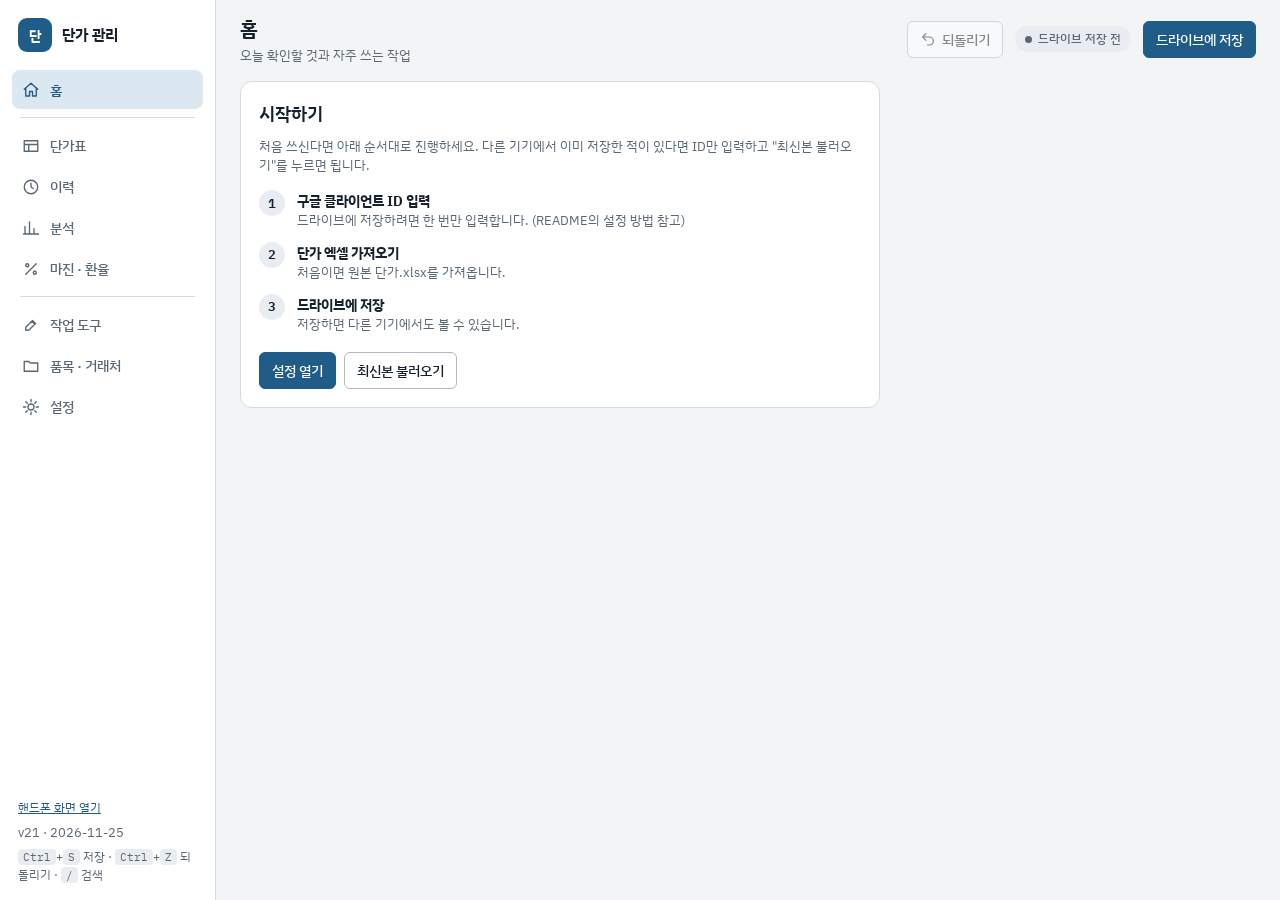
<file: index.html>
<!doctype html>
<html lang="ko">
<head>
<meta charset="utf-8">
<meta name="viewport" content="width=device-width,initial-scale=1,viewport-fit=cover">
<title>단가 관리</title>
<meta name="theme-color" content="#1f5c87">
<link rel="manifest" href="manifest.webmanifest">
<link rel="icon" href="icons/icon.svg" type="image/svg+xml">
<link rel="apple-touch-icon" href="icons/icon-192.png">
<link rel="stylesheet" href="common.css?v=21">
<style>
body{min-height:100vh;display:grid;place-items:center;padding:24px max(16px,env(safe-area-inset-left,0px))}
.box{width:min(420px,100%);display:flex;flex-direction:column;gap:14px;text-align:center}
.box img{width:72px;height:72px;margin:0 auto;border-radius:16px}
h1{margin:0;font-size:22px}
.btns{display:grid;gap:10px}
.btns .btn{padding:14px;font-size:16px}
</style>
<script>
(function(){
  var pick=null;try{pick=localStorage.getItem('danga.device')}catch(e){}
  var p=new URLSearchParams(location.search);
  if(p.get('choose')!=null)return;
  if(!pick)pick=(matchMedia('(max-width: 820px)').matches||/Android|iPhone|iPod/i.test(navigator.userAgent))?'mobile':'pc';
  location.replace(pick+'.html');
})();
</script>
</head>
<body>
<div class="box">
  <img src="icons/icon-192.png" alt="">
  <h1>단가 관리</h1>
  <p class="hint">사용할 화면을 고르세요. 고른 화면은 이 기기에서 기억합니다.</p>
  <div class="btns">
    <a class="btn primary" href="pc.html" data-dev="pc">PC 화면</a>
    <a class="btn" href="mobile.html" data-dev="mobile">핸드폰 화면</a>
  </div>
</div>
<script>
document.querySelectorAll('[data-dev]').forEach(function(a){a.addEventListener('click',function(){try{localStorage.setItem('danga.device',a.dataset.dev)}catch(e){}})});
</script>
</body>
</html>
</file>
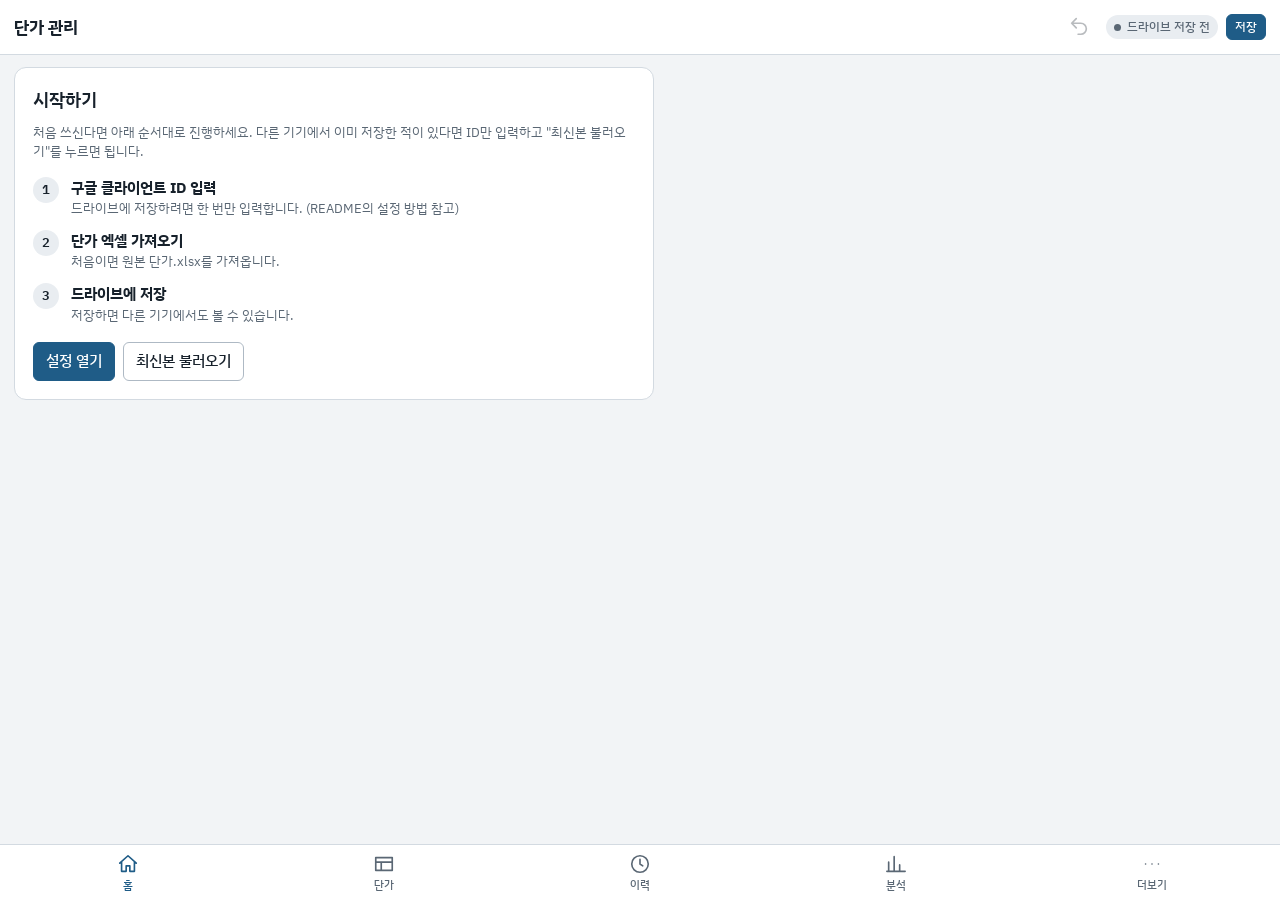
<file: mobile.html>
<!doctype html>
<html lang="ko">
<head>
<meta charset="utf-8">
<meta name="viewport" content="width=device-width,initial-scale=1,viewport-fit=cover">
<title>단가 관리</title>
<meta name="theme-color" content="#1f5c87">
<meta name="apple-mobile-web-app-capable" content="yes">
<meta name="mobile-web-app-capable" content="yes">
<meta name="apple-mobile-web-app-title" content="단가 관리">
<link rel="manifest" href="manifest.webmanifest">
<link rel="icon" href="icons/icon.svg" type="image/svg+xml">
<link rel="apple-touch-icon" href="icons/icon-192.png">
<link rel="preconnect" href="https://fonts.googleapis.com">
<link rel="preconnect" href="https://fonts.gstatic.com" crossorigin>
<link rel="stylesheet" href="https://fonts.googleapis.com/css2?family=IBM+Plex+Mono:wght@400;500&family=IBM+Plex+Sans+KR:wght@400;500;600;700&display=swap">
<link rel="stylesheet" href="common.css?v=21">
<style>
/* Mobile: app bar (title, undo, save) + five bottom tabs; 단가 tab = item list -> item detail with each customer's price; history opens as a bottom sheet */
body{font-size:15px;padding-bottom:calc(66px + env(safe-area-inset-bottom,0px))}
input[type=text],input[type=date],input[type=number],input[type=search],select{font-size:16px}
.gut{padding-left:max(14px,env(safe-area-inset-left,0px));padding-right:max(14px,env(safe-area-inset-right,0px))}
.bar{position:sticky;top:0;z-index:20;background:var(--surface);border-bottom:1px solid var(--line);padding-top:env(safe-area-inset-top,0px)}
.bar-row{display:flex;align-items:center;gap:8px;height:54px}
.bar h1{font-size:17px;margin:0;font-weight:700;flex:1;min-width:0;white-space:nowrap;overflow:hidden;text-overflow:ellipsis}
.iconbtn{border:none;background:none;padding:8px;font-size:22px;line-height:1;cursor:pointer;color:var(--fg);border-radius:8px}
.iconbtn:disabled{opacity:.3}
#back{margin-left:-8px}
.search{padding-block:0 10px;display:flex;flex-direction:column;gap:8px}
.chips{display:flex;gap:6px;overflow-x:auto;scrollbar-width:none;padding-bottom:2px}
.chip{border:1px solid var(--line-strong);background:var(--surface);border-radius:999px;padding:5px 12px;font-size:13px;white-space:nowrap;cursor:pointer}
.chip[aria-pressed="true"]{background:var(--accent);border-color:var(--accent);color:var(--accent-fg)}
.datechip{display:flex;align-items:center;gap:8px;font-size:13px;color:var(--muted);flex-wrap:wrap}
.datechip input{width:auto;padding:4px 8px;font-size:14px}
main{padding-block:12px 24px;display:flex;flex-direction:column;gap:12px}
main>section{display:flex;flex-direction:column;gap:12px;min-width:0}
.grp{font-size:12px;font-weight:600;color:var(--muted);letter-spacing:.03em;padding:10px 2px 4px;display:flex;justify-content:space-between;align-items:center;gap:8px}
.pinb{opacity:.7}
.grp.ged{align-items:flex-start;flex-wrap:wrap}
.mvs{display:inline-flex;gap:6px;align-items:center}
.mvs button{border:1px solid var(--line-strong);background:var(--surface);border-radius:8px;min-width:38px;min-height:36px;font-size:14px;color:var(--fg);cursor:pointer}
.mvs button:active{background:var(--accent-weak)}
.irow.ed{cursor:default}
.ordctl{align-items:flex-end}
.items{display:flex;flex-direction:column;background:var(--surface);border:1px solid var(--line);border-radius:10px;overflow:hidden}
.irow{display:flex;align-items:center;gap:10px;padding:11px 12px;border-bottom:1px solid var(--line);cursor:pointer;text-align:left;background:none;border-left:none;border-right:none;border-top:none;width:100%}
.irow:last-child{border-bottom:none}
.irow:active{background:var(--surface-2)}
.irow .l{flex:1;min-width:0}
.irow .m{font-family:var(--font-num);font-weight:500;font-size:15px}
.irow .s{font-size:12px;color:var(--muted)}
.irow .r{text-align:right;font-family:var(--font-num)}
.irow .r small{display:block;font-family:var(--font-ui);font-size:11px;color:var(--muted)}
.dot{display:inline-block;width:7px;height:7px;border-radius:50%;background:var(--warn);margin-left:6px;vertical-align:2px}
.star{color:var(--warn);margin-left:4px}
.chev{color:var(--line-strong);font-size:18px}
.detail-head{display:flex;flex-direction:column;gap:2px}
.detail-head .m{font-family:var(--font-num);font-size:22px;font-weight:500}
.prow{display:grid;grid-template-columns:1fr auto;gap:2px 10px;padding:11px 12px;border-bottom:1px solid var(--line);cursor:pointer;align-items:center}
.prow:last-child{border-bottom:none}
.prow:active{background:var(--surface-2)}
.prow .n{font-weight:500}
.prow .v{font-family:var(--font-num);font-size:16px;text-align:right}
.prow .sub{grid-column:1/-1;display:flex;gap:8px;flex-wrap:wrap;font-size:12px;color:var(--muted);align-items:center}
.prow.chg .v{background:var(--chg);color:var(--chg-fg);padding:0 6px;border-radius:4px}
.prow.none .v{color:var(--muted);font-size:13px}
.mg{font-family:var(--font-num)}
.mg.neg{color:var(--up);font-weight:600}.mg.low{color:var(--warn)}
.tabbar{position:fixed;left:0;right:0;bottom:0;z-index:30;background:var(--surface);border-top:1px solid var(--line);display:grid;grid-template-columns:repeat(5,1fr);padding-bottom:env(safe-area-inset-bottom,0px);padding-left:env(safe-area-inset-left,0px);padding-right:env(safe-area-inset-right,0px)}
.tabbar a{display:flex;flex-direction:column;align-items:center;gap:2px;padding:8px 0 7px;text-decoration:none;color:var(--muted);font-size:11px;font-weight:500}
.tabbar a[aria-current="page"]{color:var(--accent)}
.sheet-bg{position:fixed;inset:0;z-index:40;background:rgba(10,20,30,.35)}
.sheet{position:fixed;left:0;right:0;bottom:0;z-index:41;background:var(--surface);border-radius:14px 14px 0 0;max-height:92vh;display:flex;flex-direction:column;box-shadow:var(--shadow);padding-bottom:env(safe-area-inset-bottom,0px)}
.sheet-head{display:flex;align-items:flex-start;gap:10px;padding:14px 16px 10px;border-bottom:1px solid var(--line)}
.sheet-head .t{flex:1;min-width:0}
.sheet-head .t div{font-size:12px;color:var(--muted)}
.sheet-head .t strong{font-family:var(--font-num);font-size:17px}
.sheet-body{overflow-y:auto;padding:14px 16px 20px;display:flex;flex-direction:column;gap:16px;-webkit-overflow-scrolling:touch}
.form{grid-template-columns:1fr 1fr}
.filters{grid-template-columns:1fr 1fr}
.filters h2{grid-column:1/-1}
.toast{bottom:calc(76px + env(safe-area-inset-bottom,0px))}
.timeline li{grid-template-columns:84px 1fr}
.savebtn{padding:6px 12px}
.pill{max-width:34vw;overflow:hidden;text-overflow:ellipsis;font-size:11.5px;padding:3px 8px}
.seg button{padding:7px 10px}
.seg.mini button{padding:4px 9px}
.tiles{grid-template-columns:1fr 1fr}
.statrow{grid-template-columns:1fr 1fr}
.cols-1{display:flex;flex-direction:column;gap:12px}
.ibm{all:unset;box-sizing:border-box;width:30px;height:30px;display:inline-flex;align-items:center;justify-content:center;border-radius:50%;border:1px solid var(--line);color:var(--accent);cursor:pointer}.ibm:active{background:var(--accent-soft,rgba(37,99,235,.12))}
</style>
</head>
<body>
<header class="bar">
  <div class="gut bar-row">
    <button class="iconbtn" id="back" type="button" aria-label="뒤로" hidden>‹</button>
    <h1 id="title">단가 관리</h1>
    <button class="iconbtn rw" id="btnUndo" type="button" aria-label="되돌리기">↶</button>
    <span class="pill" id="pill"></span>
    <button class="btn primary small savebtn rw" id="btnSave" type="button">저장</button>
    <button class="btn primary small savebtn ro-only" id="btnPull" type="button">불러오기</button>
  </div>
  <div class="gut search" id="searchBar" hidden>
    <input type="search" id="q" placeholder="모델 · 구분 검색 (예: 0580, AF, 소결)" aria-label="검색">
    <div class="chips" id="chips"></div>
    <div class="datechip"><span>기준일</span><input type="date" id="date"><span id="dateNote"></span><div class="seg mini" id="krwSeg" aria-label="외화 단가 표시"><button type="button" data-k="0">원래 통화</button><button type="button" data-k="1">원화 환산</button></div></div>
  </div>
</header>

<main class="gut">
  <section id="v-home"><div id="homeBox"></div></section>
  <section id="v-prices" hidden></section>
  <section id="v-item" hidden></section>
  <section id="v-history" hidden></section>
  <section id="v-analysis" hidden><div id="anaBox"></div></section>
  <section id="v-more" hidden><div id="moreBox"></div></section>
</main>

<nav class="tabbar" id="tabbar" aria-label="메뉴"></nav>

<div class="sheet-bg" id="sheetBg" hidden></div>
<div class="sheet" id="sheet" hidden role="dialog" aria-modal="true" aria-label="단가 이력">
  <div class="sheet-head"><div class="t"><div id="sPath"></div><strong id="sModel"></strong><div id="sCol"></div></div><button class="btn small" type="button" id="sClose">닫기</button></div>
  <div class="sheet-body" id="sBody"></div>
</div>

<script src="core.js?v=21"></script>
<script src="tools.js?v=21"></script>
<script>
(function(){
"use strict";
const A=Danga,{$,esc,today,addDays}=A;
const TABS_ALL=[{id:'home',label:'홈',icon:'home'},{id:'prices',label:'단가',icon:'table'},{id:'history',label:'이력',icon:'clock'},{id:'analysis',label:'분석',icon:'chart'},{id:'more',label:'더보기',icon:'more'}];
const TABS=A.readOnly?TABS_ALL.filter(x=>['prices','history','more'].includes(x.id)):TABS_ALL;
const ALLV=['home','prices','item','history','analysis','more'];
const VIEWS=A.readOnly?['prices','item','history','more']:ALLV;
if(A.readOnly){document.body.classList.add('ro');$('#tabbar').style.gridTemplateColumns='repeat('+TABS.length+',1fr)'}
const TITLES={home:'단가 관리',prices:'단가',history:'변경 이력',analysis:'분석',more:'더보기'};
$('#tabbar').innerHTML=TABS.map(t=>'<a href="#'+t.id+'" data-tab="'+t.id+'">'+A.icon(t.icon,22)+t.label+'</a>').join('');
let editOrder=false,keepMoreTab=false,cat='',favOnly=false,curItem=A.LS.get('danga.m.item'),showAll=false,showMargin=true,homeHub,hist,anaHub,moreHub,sheetCell=null;
const date=()=>$('#date').value||today();

/* ---------- 단가 list ---------- */
function renderChips(){
  const cs=A.cats();if(cat&&!cs.includes(cat))cat='';
  $('#chips').innerHTML='<button class="chip" type="button" data-fav aria-pressed="'+favOnly+'">★ 고정만</button>'+['',...cs].map(c=>'<button class="chip" type="button" data-cat="'+esc(c)+'" aria-pressed="'+(c===cat)+'">'+esc(c||'전체')+'</button>').join('');
  document.querySelectorAll('#krwSeg button').forEach(b=>b.setAttribute('aria-selected',String((b.dataset.k==='1')===A.view.krw)));
}
function renderPrices(){
  renderChips();const el=$('#v-prices');
  if(A.isEmpty()){el.innerHTML='<div class="empty"><b>아직 단가 데이터가 없습니다.</b><span>설정에서 원본 단가.xlsx를 가져오거나, 드라이브에서 불러오세요.</span><a class="btn primary" href="#more">설정으로 가기</a></div>';return}
  const d=date(),since=addDays(d,-30),q=$('#q').value.trim();
  const rows=A.orderedRows({edit:editOrder,filter:it=>A.matchItem(it,q,cat)&&(!favOnly||A.isFav(it.id)||A.isPinCat(it.cat1))});
  if(!rows.length){el.innerHTML='<div class="empty"><b>'+(favOnly?'고정한 품목이 없습니다.':'검색 결과가 없습니다.')+'</b>'+(favOnly?'품목 화면의 ☆ 고정 버튼이나 대구분의 핀 버튼으로 자주 보는 것을 고정하세요.':'검색어나 대구분을 바꿔 보세요. 새 품목이면 추가할 수 있습니다.')+'<button class="btn primary rw" type="button" data-additem>+ 품목 추가</button></div>';return}
  const buys=A.DB.columns.filter(c=>c.group==='buy'),sells=A.DB.columns.filter(c=>c.group!=='buy');
  let h='',grp=null,open=false;
  for(const it of rows){
    const g=it._pin?'고정':it.cat1+(it.cat2?' › '+it.cat2:'');
    if(g!==grp){if(open)h+='</div>';
      let hd;
      if(it._pin)hd='<div class="grp"><span class="pinlbl">'+A.icon('pin',14)+' 고정</span></div>';
      else if(editOrder)hd='<div class="grp ged"><span>'+esc(g)+'</span><span class="mvs"><span class="hint">대구분</span><button type="button" data-mv="cat" data-dir="up" data-c1="'+esc(it.cat1)+'">▲</button><button type="button" data-mv="cat" data-dir="down" data-c1="'+esc(it.cat1)+'">▼</button>'+(it.cat2?'<span class="hint">소구분</span><button type="button" data-mv="sub" data-dir="up" data-c1="'+esc(it.cat1)+'" data-c2="'+esc(it.cat2)+'">▲</button><button type="button" data-mv="sub" data-dir="down" data-c1="'+esc(it.cat1)+'" data-c2="'+esc(it.cat2)+'">▼</button><button type="button" data-mvsub data-c1="'+esc(it.cat1)+'" data-c2="'+esc(it.cat2)+'">⇄ 이동</button>':'')+'</span></div>';
      else hd='<div class="grp"><span>'+esc(g)+'</span><button type="button" class="pinb'+(A.isPinCat(it.cat1)?' on':'')+'" data-pincat="'+esc(it.cat1)+'" title="이 대구분을 맨 위에 고정">'+A.icon('pin',15)+'</button></div>';
      h+=hd+'<div class="items">';grp=g;open=true}
    if(editOrder){h+='<div class="irow ed"><span class="l"><span class="m">'+esc(A.itemName(it))+'</span></span><span class="mvs"><button type="button" data-mv="item" data-dir="up" data-id="'+esc(it.id)+'">▲</button><button type="button" data-mv="item" data-dir="down" data-id="'+esc(it.id)+'">▼</button></span></div>';continue}
    let cost=null;for(const c of buys){const e=A.entryAt(it.id,c.key,d);if(A.hasVal(e)){cost=e;break}}
    const n=sells.filter(c=>A.isNum(A.entryAt(it.id,c.key,d))).length;
    const chg=A.DB.columns.some(c=>A.isChanged(A.entryAt(it.id,c.key,d),since));
    const fut=A.DB.columns.some(c=>A.hasFuture(it.id,c.key,d));
    h+='<button class="irow" type="button" data-item="'+esc(it.id)+'"><span class="l"><span class="m">'+esc(A.itemName(it))+'</span>'+(A.isFav(it.id)?'<span class="star">★</span>':'')+(chg?'<span class="dot" title="최근 30일 변경"></span>':'')+(fut?' <span class="tag fut">예정</span>':'')+'<br><span class="s">'+(it._pin?esc(it.cat2)+' · ':'')+'판매처 '+n+'곳</span></span><span class="r">'+(cost?A.eHtml(cost,d):'<span class="hint">-</span>')+'<small>매입가</small></span><span class="chev">›</span></button>';
  }
  if(open)h+='</div>';
  const s=A.settings.sort||{},cs=['model','cat2','cat1'].find(k=>s[k]),curSort=cs?cs+':'+s[cs]:'';
  const so=[['','기본 순서'],['model:asc','모델 이름 ▲'],['model:desc','모델 이름 ▼'],['cat2:asc','소구분 ▲'],['cat2:desc','소구분 ▼'],['cat1:asc','대구분 ▲'],['cat1:desc','대구분 ▼']];
  const ctl='<div class="row ordctl">'+(editOrder?'':'<label class="field" style="flex:1;min-width:130px"><span>정렬</span><select id="mSort">'+so.map(x=>'<option value="'+x[0]+'"'+(x[0]===curSort?' selected':'')+'>'+x[1]+'</option>').join('')+'</select></label>')+'<button class="btn small rw'+(editOrder?' primary':'')+'" type="button" id="btnMOrder">'+(editOrder?'순서 바꾸기 끝내기':'순서 바꾸기')+'</button>'+(A.hasSort()&&!editOrder?'<button class="btn small rw" type="button" id="btnMSortSave">정렬을 순서로 저장</button><button class="btn small" type="button" id="btnMSortClear">정렬 해제</button>':'')+'</div>'+(editOrder?'<div class="status-line">순서 바꾸는 중: ▲▼ 버튼으로 한 칸씩 옮깁니다. 품목은 같은 소구분 안에서, 소구분은 같은 대구분 안에서 옮깁니다. (검색·정렬·고정은 잠시 꺼집니다)</div><div class="row"><button class="btn small" type="button" data-gordtop="buy">매입처 순서 바꾸기</button><button class="btn small" type="button" data-gordtop="sell">판매처 순서 바꾸기</button></div>':'');
  el.innerHTML=ctl+h+(editOrder?'':'<div class="row" style="justify-content:space-between;margin-top:10px"><span class="hint">주황 점: 최근 30일 안에 바뀐 단가가 있음 · 핀: 맨 위에 고정</span><button class="btn rw" type="button" data-additem>+ 품목 추가</button></div>');
}

/* ---------- item detail ---------- */
function renderItem(){
  const el=$('#v-item'),it=A.ITEM.get(curItem);
  if(!it){location.hash='#prices';return}
  const d=date(),since=addDays(d,-30),lm=A.lowMargin();
  $('#title').textContent=A.itemName(it);
  document.querySelectorAll('#krwSeg button').forEach(b=>b.setAttribute('aria-selected',String((b.dataset.k==='1')===A.view.krw)));
  const row=c=>{
    const e=A.entryAt(it.id,c.key,d),has=A.hasVal(e);
    if(!has&&!showAll&&!A.hasFuture(it.id,c.key,d))return '';
    let sub=[];
    if(e&&!e.base)sub.push('<span>'+esc(e.from)+'부터</span>'+A.deltaHtml(A.delta(A.prevOf(e),e)));
    if(A.hasFuture(it.id,c.key,d)){const h=A.hist(it.id,c.key),f=h[h.length-1];sub.push('<span class="tag fut">'+esc(f.from)+' 예정 '+esc(A.eText(f))+'</span>')}
    if(showMargin&&!A.readOnly&&c.group!=='buy'){const r=A.marginOf(it,c,d,A.basis());if(r)sub.push(r.unknown?'<span>마진: 원가·환율 필요</span>':'<span>마진 <b class="mg'+(r.m<0?' neg':r.p<lm?' low':'')+'">'+esc(A.fmtN(Math.round(r.m*100)/100))+'원 · '+r.p.toFixed(1)+'%</b></span>')}
    const kn=has?A.krwNote(e,d):'';if(kn&&!A.view.krw)sub.push('<span>'+esc(kn)+'</span>');
    return '<div class="prow'+(A.isChanged(e,since)?' chg':'')+(has?'':' none')+'" data-i="'+esc(it.id)+'" data-c="'+esc(c.key)+'" role="button" tabindex="0"><span class="n">'+esc(c.name)+'</span><span class="v">'+(has?A.eHtml(e,d):'없음')+'</span>'+(sub.length?'<span class="sub">'+sub.join('')+'</span>':'')+'</div>';
  };
  const buy=A.DB.columns.filter(c=>c.group==='buy').map(row).join(''),sell=A.DB.columns.filter(c=>c.group!=='buy').map(row).join('');
  const notice=A.readOnly?'':A.itemMarginNotice(it.id,d);
  el.innerHTML='<div class="detail-head"><div class="row" style="justify-content:space-between;align-items:flex-start"><span class="hint">'+esc(A.itemLabel(it))+'</span><div class="row"><button class="btn small" type="button" data-fav-toggle aria-pressed="'+A.isFav(it.id)+'">'+(A.isFav(it.id)?'★ 고정됨':'☆ 맨 위에 고정')+'</button><button class="btn small rw" type="button" data-edititem>수정 · 삭제</button></div></div><span class="m">'+esc(it.model||'(모델 없음)')+'</span><span class="hint">'+esc(d)+' 기준 · 칸을 누르면 이력과 단가 변경</span></div>'+
    (notice?'<div class="status-line err">'+esc(notice)+'</div>':'')+
    '<div class="row"><label class="check"><input type="checkbox" id="optAll"'+(showAll?' checked':'')+'> 거래 없는 곳도 보기</label><label class="check rw"><input type="checkbox" id="optMg"'+(showMargin?' checked':'')+'> 마진 보기</label></div>'+
    '<div class="grp">매입처 <span class="rw" style="float:right;display:inline-flex;gap:6px"><button class="ibm" type="button" data-gadd="buy" aria-label="추가">'+A.icon('plus',16)+'</button><button class="ibm" type="button" data-gman="buy" aria-label="수정·삭제">'+A.icon('pencil',16)+'</button></span></div><div class="items">'+(buy||'<div class="prow none"><span class="n hint">매입가 없음</span></div>')+'</div>'+
    '<div class="grp">판매가 <span class="rw" style="float:right;display:inline-flex;gap:6px"><button class="ibm" type="button" data-gadd="sell" aria-label="추가">'+A.icon('plus',16)+'</button><button class="ibm" type="button" data-gman="sell" aria-label="수정·삭제">'+A.icon('pencil',16)+'</button></span></div><div class="items">'+(sell||'<div class="prow none"><span class="n hint">판매처 없음 · "거래 없는 곳도 보기"를 켜고 추가하세요</span></div>')+'</div>';
  $('#optAll').addEventListener('change',e=>{showAll=e.target.checked;renderItem()});
  $('#optMg').addEventListener('change',e=>{showMargin=e.target.checked;renderItem()});
  el.querySelectorAll('[data-gadd]').forEach(b=>b.addEventListener('click',()=>A.addColDialog(b.dataset.gadd)));
  el.querySelectorAll('[data-gman]').forEach(b=>b.addEventListener('click',()=>A.groupDialog(b.dataset.gman)));
  el.querySelector('[data-edititem]').addEventListener('click',()=>A.editItemDialog(it.id,{onDelete:()=>{location.hash='#prices'}}));
  el.querySelector('[data-fav-toggle]').addEventListener('click',()=>A.toggleFav(it.id));
}

/* ---------- bottom sheet (price history + change form) ---------- */
function openSheet(i,c){
  const it=A.ITEM.get(i),col=A.COL.get(c);if(!it||!col)return;sheetCell={i,c};
  $('#sPath').textContent=A.itemLabel(it);$('#sModel').textContent=A.itemName(it);$('#sCol').textContent=col.name+(col.group==='buy'?' · 매입가':' · 판매가');
  A.renderCell($('#sBody'),i,c,{date:date(),readonly:A.readOnly});$('#sheet').hidden=false;$('#sheetBg').hidden=false;$('#sBody').scrollTop=0;
}
function closeSheet(){$('#sheet').hidden=true;$('#sheetBg').hidden=true;sheetCell=null;render()}
$('#sClose').addEventListener('click',closeSheet);$('#sheetBg').addEventListener('click',closeSheet);
document.addEventListener('danga:undo',()=>{if(sheetCell&&!$('#sheet').hidden)A.renderCell($('#sBody'),sheetCell.i,sheetCell.c,{date:date(),readonly:A.readOnly})});

const addItem=()=>A.addItemDialog({cat1:cat||undefined,date:date(),onDone:(it,n)=>{if(n===1&&it){curItem=it.id;A.LS.set('danga.m.item',curItem);location.hash='#item'}}});
document.addEventListener('click',ev=>{
  if(ev.target.closest('#modal')||ev.target.closest('#curpick'))return;
  const ms=ev.target.closest('[data-mvsub]');if(ms){A.moveSubDialog(ms.dataset.c1,ms.dataset.c2);return}
  const go=ev.target.closest('[data-gordtop]');if(go){A.groupDialog(go.dataset.gordtop);return}
  const mv=ev.target.closest('[data-mv]');if(mv){A.moveStep(mv.dataset.mv,{id:mv.dataset.id,c1:mv.dataset.c1,c2:mv.dataset.c2},mv.dataset.dir);return}
  const pcat=ev.target.closest('[data-pincat]');if(pcat){A.togglePinCat(pcat.dataset.pincat);return}
  if(ev.target.closest('#btnMOrder')){editOrder=!editOrder;renderPrices();return}
  if(ev.target.closest('#btnMSortClear')){A.clearSort();return}
  const ss=ev.target.closest('#btnMSortSave');if(ss){if(!ss.dataset.armed){ss.dataset.armed='1';ss.textContent='한 번 더 누르면 저장';setTimeout(()=>{if(ss.isConnected){delete ss.dataset.armed;ss.textContent='정렬을 순서로 저장'}},4000);return}if(A.saveViewOrder())A.toast('지금 정렬을 실제 순서로 저장했습니다.',{action:{label:'되돌리기',fn:()=>A.undo()}});return}
  if(ev.target.closest('[data-additem]')){addItem();return}
  if(ev.target.closest('[data-fav]')){favOnly=!favOnly;renderPrices();return}
  const ch=ev.target.closest('[data-cat]');if(ch){cat=ch.dataset.cat;renderPrices();return}
  const ir=ev.target.closest('[data-item]');if(ir){curItem=ir.dataset.item;A.LS.set('danga.m.item',curItem);location.hash='#item';return}
  const t=ev.target.closest('[data-i][data-c]');if(t&&!ev.target.closest('#sheet'))openSheet(t.dataset.i,t.dataset.c);
});
document.addEventListener('change',ev=>{if(ev.target.id!=='mSort')return;const v=ev.target.value;A.settings.sort=v?{[v.split(':')[0]]:v.split(':')[1]}:{};A.saveSettings();A.emit()});
document.addEventListener('keydown',ev=>{if(ev.key==='Enter'&&ev.target.matches('.prow[data-i]'))openSheet(ev.target.dataset.i,ev.target.dataset.c)});

/* ---------- navigation ---------- */
const cur=()=>{const v=location.hash.slice(1);return VIEWS.includes(v)?v:(A.readOnly?'prices':'home')};
const ctx={
  date:()=>date(),cat:()=>cat,
  find:()=>{location.hash='#prices';setTimeout(()=>$('#q').focus(),80)},
  goto:name=>{if(name==='upcoming'){location.hash='#analysis';anaHub.show('upcoming')}else if(name==='fx'){keepMoreTab=true;location.hash='#more';moreHub.show('margin')}else if(name==='settings'){keepMoreTab=true;location.hash='#more';moreHub.show('settings')}else location.hash='#'+name}
};
function render(){
  const v=cur();
  if(v==='home')homeHub.refresh();
  else if(v==='prices')renderPrices();
  else if(v==='item')renderItem();
  else if(v==='history')hist.refresh();
  else if(v==='analysis')anaHub.refresh();
  else if(v==='more')moreHub.refresh();
}
function route(){
  editOrder=false;
  const v=cur();ALLV.forEach(x=>$('#v-'+x).hidden=x!==v);
  const tab=v==='item'?'prices':v;
  document.querySelectorAll('#tabbar a').forEach(a=>{if(a.dataset.tab===tab)a.setAttribute('aria-current','page');else a.removeAttribute('aria-current')});
  $('#back').hidden=v!=='item';$('#searchBar').hidden=v!=='prices'&&v!=='item';$('#q').hidden=v==='item';$('#chips').hidden=v==='item';
  if(v!=='item')$('#title').textContent=TITLES[v]||'단가 관리';
  if(v==='more'&&!keepMoreTab)moreHub.show('tools');keepMoreTab=false;
  render();window.scrollTo(0,0);
}
window.addEventListener('hashchange',route);
$('#back').addEventListener('click',()=>{if(history.length>1)history.back();else location.hash='#prices'});
$('#q').addEventListener('input',renderPrices);
$('#date').addEventListener('input',()=>{$('#dateNote').textContent=date()===today()?'(오늘)':'';render()});
$('#krwSeg').addEventListener('click',ev=>{const b=ev.target.closest('button[data-k]');if(b)A.setKrw(b.dataset.k==='1')});
$('#btnSave').addEventListener('click',()=>A.save());
$('#btnPull').addEventListener('click',()=>A.pull(true).then(ch=>{if(ch)A.toast('최신본을 불러왔습니다.')}));
$('#btnUndo').innerHTML=A.icon('undo',22);A.bindUndo($('#btnUndo'));
let rT;A.onChange(()=>{A.renderPill($('#pill'));$('#btnSave').disabled=A.isBusy();clearTimeout(rT);rT=setTimeout(()=>{if(!sheetCell||$('#sheet').hidden)render();else if(cur()==='more')moreHub.refresh()},30)});

/* ---------- boot ---------- */
$('#date').value=today();$('#dateNote').textContent='(오늘)';
homeHub=A.readOnly?{refresh(){}}:A.mountHome($('#homeBox'),ctx);
hist=A.mountTabs($('#v-history'),A.readOnly?[{id:'list',label:'변경 내역',mount:el=>A.mountHistory(el,{cards:true})}]:[{id:'list',label:'변경 내역',mount:el=>A.mountHistory(el,{cards:true})},{id:'batch',label:'일괄 묶음',mount:el=>A.mountBatches(el)},{id:'audit',label:'수정·삭제',mount:el=>A.mountAudit(el)}],'hist');
if(!A.readOnly)anaHub=A.mountTabs($('#anaBox'),[{id:'diff',label:'변경 비교',mount:el=>A.mountAnalysis(el,{cards:true})},{id:'compare',label:'거래처 비교',mount:el=>A.mountCompare(el)},{id:'trend',label:'추이',mount:el=>A.mountTrend(el)},{id:'upcoming',label:'예정',mount:el=>A.mountUpcoming(el)}],'ana');
moreHub=A.mountTabs($('#moreBox'),A.readOnly?[
  {id:'tools',label:'도구',mount:el=>A.mountTools(el,ctx)},
  {id:'settings',label:'설정',mount:el=>{el.innerHTML='<div class="cols-1" id="setupBox"></div>';return A.mountSettings($('#setupBox'))}}
]:[
  {id:'tools',label:'도구',mount:el=>A.mountTools(el,ctx)},
  {id:'margin',label:'마진·환율',mount:el=>{el.innerHTML='<div id="simBox"></div><div class="section" id="fxBox"></div>';const sim=A.mountSim($('#simBox')),fx=A.mountFx($('#fxBox'));return{refresh(){sim.refresh();fx.refresh()}}}},
  {id:'manage',label:'관리',mount:el=>{el.innerHTML='<div id="groupsBox"></div><div class="cols-1" id="manageBox"></div>';const g=A.mountGroups($('#groupsBox')),m=A.mountManage($('#manageBox'));return{refresh(){g.refresh();m.refresh()}}}},
  {id:'settings',label:'설정',mount:el=>{el.innerHTML='<div class="cols-1" id="setupBox"></div>';return A.mountSettings($('#setupBox'))}}
],'more');
A.renderPill($('#pill'));route();A.autoSync();
})();
</script>
</body>
</html>
</file>
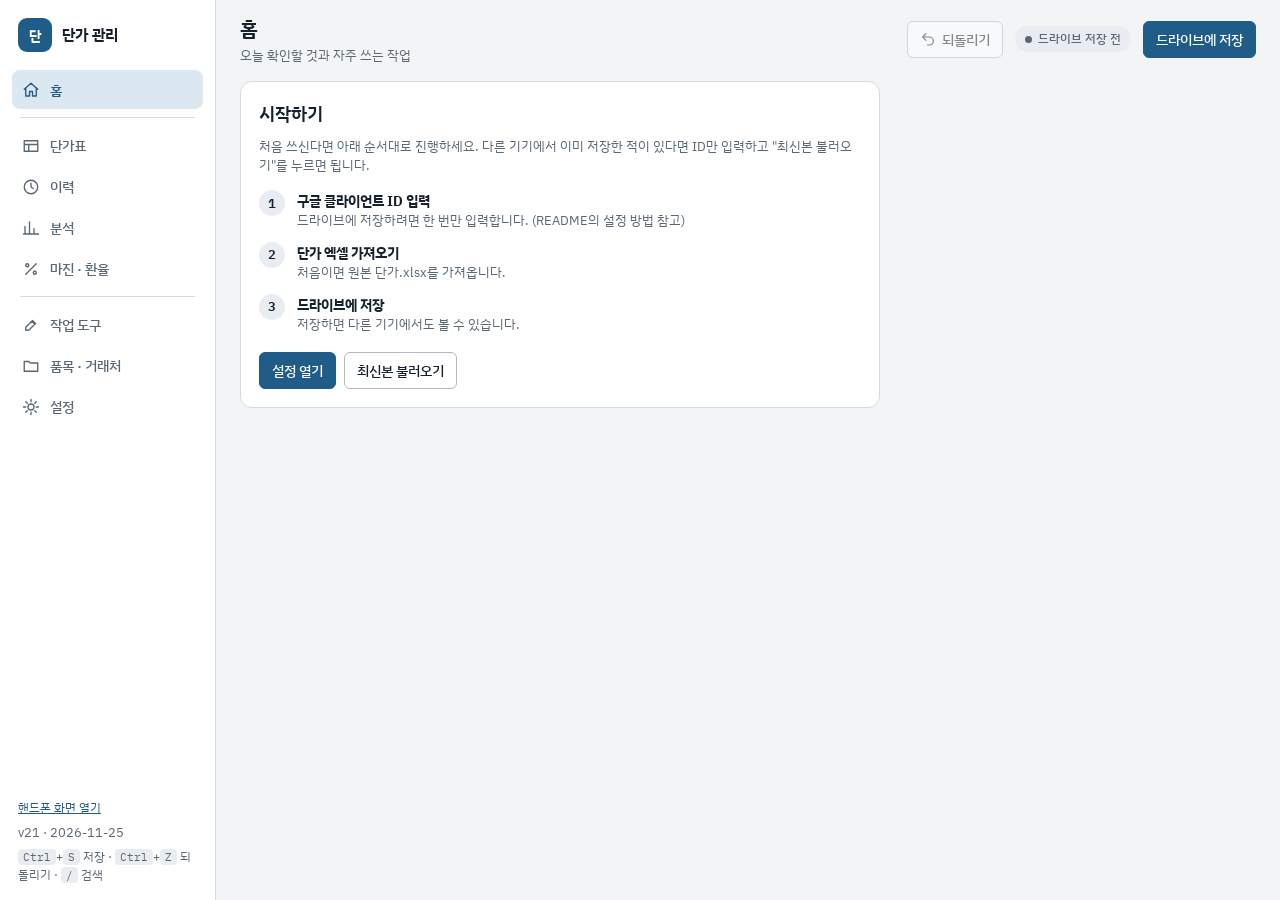
<file: pc.html>
<!doctype html>
<html lang="ko">
<head>
<meta charset="utf-8">
<meta name="viewport" content="width=device-width,initial-scale=1,viewport-fit=cover">
<title>단가 관리</title>
<meta name="theme-color" content="#1f5c87">
<link rel="manifest" href="manifest.webmanifest">
<link rel="icon" href="icons/icon.svg" type="image/svg+xml">
<link rel="apple-touch-icon" href="icons/icon-192.png">
<link rel="preconnect" href="https://fonts.googleapis.com">
<link rel="preconnect" href="https://fonts.gstatic.com" crossorigin>
<link rel="stylesheet" href="https://fonts.googleapis.com/css2?family=IBM+Plex+Mono:wght@400;500&family=IBM+Plex+Sans+KR:wght@400;500;600;700&display=swap">
<link rel="stylesheet" href="common.css?v=21">
<style>
/* PC: left menu + page header with save/undo + one working area; price table is Excel-like with a right-side history drawer */
.app{display:grid;grid-template-columns:216px 1fr;min-height:100vh}
.side{position:sticky;top:0;height:100vh;background:var(--surface);border-right:1px solid var(--line);display:flex;flex-direction:column;padding:16px 12px;gap:16px;overflow-y:auto}
.brand{display:flex;gap:10px;align-items:center;text-decoration:none;color:inherit;padding:2px 6px}
.logo{width:34px;height:34px;border-radius:9px;background:var(--accent);color:var(--accent-fg);display:grid;place-items:center;font-weight:700;flex:none}
.brand b{display:block;font-size:15px;line-height:1.2}
.brand small{color:var(--muted);font-size:11.5px}
.nav{display:flex;flex-direction:column;gap:2px}
.nav a{display:flex;align-items:center;gap:10px;padding:9px 10px;border-radius:8px;text-decoration:none;color:var(--muted);font-weight:500;white-space:nowrap}
.nav a:hover{background:var(--surface-2);color:var(--fg)}
.nav a[aria-current="page"]{background:var(--accent-weak);color:var(--accent);font-weight:600}
.nav .sep{height:1px;background:var(--line);margin:6px 8px}
.side-foot{margin-top:auto;font-size:12px;color:var(--muted);display:flex;flex-direction:column;gap:6px;padding:0 6px}
.side-foot kbd{font-family:var(--font-num);font-size:11px;background:var(--surface-2);border-radius:4px;padding:1px 5px}
.main{min-width:0;display:flex;flex-direction:column}
.topbar{position:sticky;top:0;z-index:20;background:var(--bg);display:flex;align-items:center;gap:10px 12px;padding:14px 24px 10px;flex-wrap:wrap}
.topbar .titles{margin-right:auto;min-width:0}
.topbar h1{margin:0;font-size:20px;letter-spacing:-.01em}
.topbar .desc{margin:2px 0 0;color:var(--muted);font-size:12.5px}
.content{padding:6px 24px 56px;min-width:0}
.view{display:flex;flex-direction:column;gap:14px}
.toolbar{display:flex;flex-wrap:wrap;gap:10px 14px;align-items:flex-end}
.toolbar .field{width:auto}
.toolbar .grow{flex:1 1 200px}
.toolbar input[type=date]{width:150px}
.legend{display:flex;flex-wrap:wrap;gap:14px;font-size:12px;color:var(--muted);align-items:center}
.sw{display:inline-block;width:14px;height:10px;border-radius:2px;vertical-align:-1px;margin-right:4px;border:1px solid var(--line)}
.sw.chg{background:var(--chg)} .sw.buy{background:var(--buy)}
.sw.fut{background:none;border:none;width:0;height:0;border-top:7px solid var(--future);border-left:7px solid transparent}
.cols-2{display:grid;grid-template-columns:repeat(auto-fit,minmax(420px,1fr));gap:14px;align-items:start}

.scroller{overflow:auto;border:1px solid var(--line);border-radius:10px;background:var(--surface);max-height:calc(100vh - 300px);min-height:300px}
table.grid{border-collapse:separate;border-spacing:0;font-size:13px;min-width:100%}
.grid th,.grid td{border-right:1px solid var(--line);border-bottom:1px solid var(--line);padding:4px 8px;white-space:nowrap}
.grid thead th{position:sticky;background:var(--surface-2);font-weight:600;font-size:12px;text-align:center;z-index:3;line-height:1.3}
.grid thead tr.g th{top:0;height:24px;font-size:11px;color:var(--muted);letter-spacing:.04em}
.grid thead tr.h th{top:24px;white-space:normal;min-width:64px;max-width:80px;word-break:keep-all}
.grid thead th.buy{background:var(--buy-head)}
.grid .c1,.grid .c2,.grid .md{position:sticky;background:var(--surface);z-index:2}
.grid thead .c1,.grid thead .c2,.grid thead .md{z-index:4;background:var(--surface-2)}
.grid .c1{left:0;width:78px;min-width:78px;max-width:78px;white-space:normal;word-break:keep-all;font-weight:600}
.grid .c2{left:78px;width:78px;min-width:78px;max-width:78px;white-space:normal;word-break:keep-all;color:var(--muted)}
.grid .md{left:156px;min-width:150px;font-family:var(--font-num);border-right:2px solid var(--line-strong)}
.grid td.c1,.grid td.c2{vertical-align:middle;text-align:center;font-size:12px}
.grid td.v{text-align:right;font-family:var(--font-num);font-variant-numeric:tabular-nums;cursor:pointer;position:relative;min-width:64px}
.grid td.v.buy{background:var(--buy)}
.grid td.v:hover,.grid td.v.sel{outline:2px solid var(--accent);outline-offset:-2px}
.grid td.v.chg{background:var(--chg);color:var(--chg-fg);font-weight:500}
.grid td.v.chg .cur{color:inherit}
.grid td.v.txt{text-align:left;font-family:var(--font-ui);font-size:12px;color:var(--muted);max-width:140px;overflow:hidden;text-overflow:ellipsis}
.grid td.v.fut::after{content:"";position:absolute;top:0;right:0;border-top:7px solid var(--future);border-left:7px solid transparent}
.grid tbody tr:hover td.md{color:var(--accent)}
.grid .editable{cursor:pointer}
/* header icon buttons */
.ib{all:unset;box-sizing:border-box;display:inline-flex;align-items:center;justify-content:center;width:20px;height:20px;border-radius:50%;cursor:pointer;color:var(--muted);vertical-align:middle}
.ib:hover{background:var(--accent-soft,rgba(37,99,235,.12));color:var(--accent)}
.ib.add{margin-left:6px;border:1px solid var(--line);width:19px;height:19px}
.ib.del:hover,.ib.del.arm{background:rgba(220,38,38,.14);color:#dc2626}
.ib.del.arm{outline:1px solid #dc2626}
.grid th.hc{position:sticky;cursor:grab}
.grid th.hc .ia{display:none;position:absolute;top:100%;left:50%;transform:translateX(-50%);z-index:8;gap:1px;padding:3px 4px;background:var(--surface,#fff);border:1px solid var(--line);border-radius:14px;box-shadow:0 4px 14px rgba(0,0,0,.18);white-space:nowrap}
.grid th.hc:hover .ia,.grid th.hc:focus-within .ia,.grid th.hc .ia.on{display:inline-flex}
.grid th.hc:last-child .ia,.grid th.hc:nth-last-child(2) .ia{left:auto;right:0;transform:none}
.grid th.hc:first-child .ia{left:0;transform:none}
.grid thead th.drop-before{box-shadow:inset 3px 0 0 var(--accent)}.grid thead th.drop-after{box-shadow:inset -3px 0 0 var(--accent)}
.grid td.md .rowclr{opacity:0;margin-left:4px;width:18px;height:18px}.grid tr:hover td.md .rowclr{opacity:.8}
body.ro .ib{display:none}
.grid th.editable:hover,.grid td.md.editable:hover{text-decoration:underline;color:var(--accent)}
.grid td.neg{color:var(--up);font-weight:600}
.grid td.low{color:var(--warn)}
.grid td.na{color:var(--muted);font-family:var(--font-ui);font-size:11px;text-align:center}

.drawer{position:fixed;top:0;right:0;bottom:0;width:min(460px,100%);background:var(--surface);border-left:1px solid var(--line);box-shadow:var(--shadow);z-index:40;display:flex;flex-direction:column}
.drawer-head{display:flex;gap:10px;align-items:flex-start;padding:14px 16px;border-bottom:1px solid var(--line)}
.drawer-head .t{flex:1;min-width:0}
.drawer-head .t div{font-size:12px;color:var(--muted)}
.drawer-head .t strong{font-size:16px;font-family:var(--font-num)}
.drawer-body{overflow-y:auto;padding:14px 16px;display:flex;flex-direction:column;gap:16px}
.scrim{position:fixed;inset:0;background:rgba(10,20,30,.25);z-index:35}
.toast{bottom:24px}

@media (max-width:980px){
  .app{grid-template-columns:1fr}
  .side{position:static;height:auto;flex-direction:row;align-items:center;overflow-x:auto;padding:8px 12px;border-right:none;border-bottom:1px solid var(--line);gap:10px}
  .nav{flex-direction:row}
  .nav .sep,.side-foot,.brand small{display:none}
  .topbar,.content{padding-left:16px;padding-right:16px}
  .scroller{max-height:calc(100vh - 260px)}
}
</style>
</head>
<body>
<div class="app">
  <aside class="side">
    <a class="brand" href="#home" id="brand"><span class="logo">단</span><span><b>단가 관리</b><small id="brandSub"></small></span></a>
    <nav class="nav" id="nav" aria-label="메뉴"></nav>
    <div class="side-foot">
      <a href="mobile.html">핸드폰 화면 열기</a>
      <span id="verTag" class="hint" title="눌러서 업데이트 확인" style="cursor:pointer"></span>
      <span><kbd>Ctrl</kbd>+<kbd>S</kbd> 저장 · <kbd>Ctrl</kbd>+<kbd>Z</kbd> 되돌리기 · <kbd>/</kbd> 검색</span>
    </div>
  </aside>
  <div class="main">
    <header class="topbar">
      <div class="titles"><h1 id="pageTitle"></h1><p class="desc" id="pageDesc"></p></div>
      <button class="btn rw" id="btnUndo" type="button">↶ 되돌리기</button>
      <span class="pill" id="pill"></span>
      <button class="btn primary rw" id="btnSave" type="button">드라이브에 저장</button>
      <button class="btn primary ro-only" id="btnPull" type="button">최신본 불러오기</button>
    </header>
    <main class="content">
      <section class="view" id="v-home" hidden><div id="homeBox"></div></section>

      <section class="view" id="v-table" hidden>
        <div class="toolbar" id="tFilters">
          <label class="field"><span>기준일</span><input type="date" id="tDate"></label>
          <label class="field grow"><span>모델 · 구분 검색</span><input type="search" id="tSearch" placeholder="예: 102 S 0580, AF, 소결"></label>
          <label class="field"><span>대구분</span><select id="tCat"></select></label>
          <label class="field"><span>보여 줄 거래처</span><select id="tGroup"></select></label>
          <label class="field"><span>변경 표시</span><select id="tHi"><option value="30">최근 30일 변경</option><option value="7">최근 7일 변경</option><option value="90">최근 90일 변경</option><option value="all">기준 단가 이후 전체</option><option value="off">표시 안 함</option></select></label>
          <div class="field"><span>외화 단가 표시</span><div class="seg mini" id="krwSeg"><button type="button" data-k="0">원래 통화</button><button type="button" data-k="1">원화 환산</button></div></div>
          <label class="check"><input type="checkbox" id="tHideEmpty"> 빈 거래처 열 숨기기</label>
          <label class="check"><input type="checkbox" id="chkPinned"> 고정한 것만 보기</label>
        </div>
        <div class="toolbar">
          <div class="legend"><span><i class="sw buy"></i>매입처</span><span><i class="sw chg"></i>기간 내 변경</span><span><i class="sw fut"></i>적용 예정 있음</span><span>외화는 통화 표시(예: <span class="cur">EUR</span>), 원화 환산 값은 점선 밑줄</span></div>
          <div class="row" style="margin-left:auto"><button class="btn small rw" type="button" id="btnOrder">순서 바꾸기</button><button class="btn small rw" type="button" id="btnSortSave" hidden>정렬을 순서로 저장</button><button class="btn small" type="button" id="btnSortClear" hidden>정렬 해제</button><button class="btn small rw" type="button" id="btnAddItem">+ 품목 추가</button><button class="btn small rw" type="button" id="btnBulk">엑셀 일괄 변경</button><button class="btn small rw" type="button" id="btnPct">비율 인상 · 인하</button><button class="btn small" type="button" id="btnExport">내보내기</button></div>
        </div>
        <p class="hint" id="tHint" style="margin:-6px 0 0">칸을 누르면 이력과 단가 변경, MODEL이나 거래처 이름을 누르면 수정 · 삭제할 수 있습니다.</p>
        <div class="status-line" id="orderBanner" hidden>순서 바꾸는 중: 왼쪽의 <b>⠿</b>를 끌어서 놓거나 ▲▼ 버튼으로 옮기세요. 품목은 같은 소구분 안에서, 소구분은 같은 대구분 안에서, 대구분은 전체에서 옮깁니다. (검색·정렬·고정 보기는 잠시 꺼집니다)</div>
        <div id="tEmpty" hidden></div>
        <div class="scroller" id="tScroll"><table class="grid" id="tGrid"></table></div>
      </section>

      <section class="view" id="v-history" hidden></section>
      <section class="view" id="v-analysis" hidden><div id="anaBox"></div></section>
      <section class="view" id="v-margin" hidden><div id="marBox"></div></section>
      <section class="view" id="v-tools" hidden><div id="toolsBox"></div></section>
      <section class="view" id="v-manage" hidden><div id="groupsBox"></div><div class="cols-2" id="manageBox"></div></section>
      <section class="view" id="v-setup" hidden><div class="cols-2" id="setupBox"></div></section>
    </main>
  </div>
</div>

<div class="scrim" id="scrim" hidden></div>
<aside class="drawer" id="drawer" hidden aria-label="단가 이력">
  <div class="drawer-head"><div class="t"><div id="dPath"></div><strong id="dModel"></strong><div id="dCol"></div></div><button class="btn small" type="button" id="dClose">닫기</button></div>
  <div class="drawer-body" id="dBody"></div>
</aside>

<script src="core.js?v=21"></script>
<script src="tools.js?v=21"></script>
<script>
(function(){
"use strict";
const A=Danga,{$,esc,today,addDays}=A;
const VIEWS_ALL=[
  {id:'home',label:'홈',icon:'home',title:'홈',desc:'오늘 확인할 것과 자주 쓰는 작업'},
  {id:'table',label:'단가표',icon:'table',title:'단가표',desc:'기준일의 전체 단가를 보고 바로 바꿉니다'},
  {id:'history',label:'이력',icon:'clock',title:'변경 이력',desc:'단가가 언제, 어떻게 바뀌었는지 찾고, 한 번에 입력한 기록은 묶어서 고칩니다'},
  {id:'analysis',label:'분석',icon:'chart',title:'분석',desc:'변경 비교, 거래처 비교, 적용 예정 단가'},
  {id:'margin',label:'마진 · 환율',icon:'percent',title:'마진 · 환율',desc:'마진표, 원가 변동 시뮬레이션, 환율 관리'},
  {id:'tools',label:'작업 도구',icon:'tools',title:'작업 도구',desc:'일괄 변경, 거래처별 단가표, 내보내기'},
  {id:'manage',label:'품목 · 거래처',icon:'folder',title:'품목 · 거래처 관리',desc:'이름 변경, 삭제, 복원'},
  {id:'setup',label:'설정',icon:'gear',title:'저장 · 설정',desc:'구글 드라이브 저장, 엑셀 가져오기, 기본 설정'}
];
const VIEWS=A.readOnly?VIEWS_ALL.filter(v=>['table','history','tools','setup'].includes(v.id)):VIEWS_ALL;
if(A.readOnly){document.body.classList.add('ro');const g=id=>VIEWS_ALL.find(v=>v.id===id);g('setup').title='영업용 설정';g('setup').desc='영업용 폴더 연결과 최신본 불러오기';g('table').desc='판매 단가를 확인합니다 (읽기 전용)';g('tools').desc='거래처별 단가표와 내보내기'}
$('#nav').innerHTML=VIEWS.map((v,i)=>(v.id==='table'||v.id==='tools'?'<div class="sep"></div>':'')+'<a href="#'+v.id+'" data-view="'+v.id+'">'+A.icon(v.icon,18)+'<span>'+esc(v.label)+'</span></a>').join('');
$('#verTag').textContent=A.verText();$('#verTag').addEventListener('click',()=>A.checkUpdate());
let selCell=null,hist,anaHub,marHub,toolsHub,homeHub,manage,setup,editOrder=false;
if(A.readOnly){$('#brand').setAttribute('href','#table');$('#tHint').textContent='칸을 누르면 변경 이력을 볼 수 있습니다. (읽기 전용)'}

/* ---------- price table ---------- */
function gridHtml(rows,cols,cellFn,opt){
  opt=opt||{};const buy=cols.filter(c=>c.group==='buy'),sell=cols.filter(c=>c.group!=='buy');
  const sh=(k,l)=>{const d=(A.settings.sort||{})[k];return l+(d==='asc'?' ▲':d==='desc'?' ▼':'')};
  const so=(k,l)=>opt.edit?l:'<span data-sort="'+k+'" title="눌러서 정렬 (▲ → ▼ → 해제)" class="sortable">'+sh(k,l)+'</span>';
  let h='<thead><tr class="g"><th class="c1" rowspan="2">'+so('cat1','대구분')+'</th><th class="c2" rowspan="2">'+so('cat2','소구분')+'</th><th class="md" rowspan="2">'+so('model','MODEL')+'</th>';
  const gm=g=>(!opt.manage||A.readOnly)?'':' <button type="button" class="ib add" data-gadd="'+g+'" title="'+(g==='buy'?'매입처':'판매처')+' 추가" aria-label="추가">'+A.icon('plus',13)+'</button>';
  if(buy.length)h+='<th class="buy" colspan="'+buy.length+'">'+esc(opt.buyLabel||'매입처')+(opt.buyLabel?'':gm('buy'))+'</th>';
  if(sell.length)h+='<th colspan="'+sell.length+'">'+esc(opt.sellLabel||'판매처')+(opt.sellLabel?'':gm('sell'))+'</th>';
  h+='</tr><tr class="h">'+cols.map(c=>{const real=!c.key.startsWith('__')&&!A.readOnly&&opt.manage;return '<th class="'+(c.group==='buy'?'buy':'')+(real?' hc':'')+'"'+(real?' data-ck="'+esc(c.key)+'" data-side="'+(c.group==='buy'?'buy':'sell')+'" draggable="true" title="끌어서 위치 이동"':'')+'><span class="cn">'+esc(c.name)+'</span>'+(real?'<span class="ia'+(opt.edit?' on':'')+'"><button type="button" class="ib" data-colmv="left" data-ck2="'+esc(c.key)+'" title="왼쪽으로" aria-label="왼쪽">'+A.icon('left',12)+'</button><button type="button" class="ib" data-colmv="right" data-ck2="'+esc(c.key)+'" title="오른쪽으로" aria-label="오른쪽">'+A.icon('right',12)+'</button>'+(opt.edit?'':'<button type="button" class="ib" data-edit-col="'+esc(c.key)+'" title="이름·구분 수정" aria-label="수정">'+A.icon('pencil',12)+'</button><button type="button" class="ib" data-clr-col="'+esc(c.key)+'" title="이 업체 단가 전부 지우기" aria-label="단가 지우기">'+A.icon('eraser',12)+'</button><button type="button" class="ib del" data-del-col="'+esc(c.key)+'" title="삭제 (한 번 더 누르면 실행)" aria-label="삭제">'+A.icon('trash',12)+'</button>')+'</span>':'')+'</th>'}).join('')+'</tr></thead><tbody>';
  if(!rows.length)h+='<tr><td colspan="'+(cols.length+3)+'" class="na" style="padding:24px">조건에 맞는 품목이 없습니다.</td></tr>';
  const mvb=(lv,attrs)=>'<span class="mvg"><button type="button" class="mvb" data-mv="'+lv+'" data-dir="up" '+attrs+' title="위로">▲</button><button type="button" class="mvb" data-mv="'+lv+'" data-dir="down" '+attrs+' title="아래로">▼</button></span>';
  for(let r=0;r<rows.length;r++){const it=rows[r];
    h+='<tr'+(opt.edit?' data-iid="'+esc(it.id)+'" data-c1="'+esc(it.cat1)+'" data-c2="'+esc(it.cat2)+'"':'')+'>';
    if(r===0||rows[r-1].cat1!==it.cat1){let n=1;while(r+n<rows.length&&rows[r+n].cat1===it.cat1)n++;
      h+='<td class="c1'+(!it._pin&&A.isPinCat(it.cat1)?' pinned':'')+'" rowspan="'+n+'"'+(opt.edit?' data-cat="'+esc(it.cat1)+'"':'')+'>'+
        (opt.edit?'<div class="oh" draggable="true" data-dk="cat" data-c1="'+esc(it.cat1)+'" title="끌어서 대구분 순서 바꾸기">⠿</div>'+mvb('cat','data-c1="'+esc(it.cat1)+'"')+' ':'')+
        (it._pin?'<span class="pinlbl">'+A.icon('pin',13)+' 고정</span>':esc(it.cat1)+(opt.edit?'':'<button type="button" class="pinb'+(A.isPinCat(it.cat1)?' on':'')+'" data-pincat="'+esc(it.cat1)+'" title="대구분 맨 위에 고정">'+A.icon('pin',13)+'</button>'))+'</td>'}
    if(r===0||rows[r-1].cat1!==it.cat1||rows[r-1].cat2!==it.cat2){let n=1;while(r+n<rows.length&&rows[r+n].cat1===it.cat1&&rows[r+n].cat2===it.cat2)n++;
      h+='<td class="c2" rowspan="'+n+'"'+(opt.edit?' data-sub="'+esc(it.cat2)+'" data-c1="'+esc(it.cat1)+'"':'')+'>'+(opt.edit?'<div class="oh" draggable="true" data-dk="sub" data-c1="'+esc(it.cat1)+'" data-c2="'+esc(it.cat2)+'" title="끌어서 순서 바꾸기 · 다른 대구분 칸에 놓으면 그 대구분으로 이동">⠿</div>'+mvb('sub','data-c1="'+esc(it.cat1)+'" data-c2="'+esc(it.cat2)+'"')+'<button type="button" class="mvb" data-mvsub data-c1="'+esc(it.cat1)+'" data-c2="'+esc(it.cat2)+'" title="다른 대구분으로 이동">⇄</button> ':'')+esc(it.cat2)+'</td>'}
    const ed=A.readOnly||opt.edit;
    h+='<td class="md'+(ed?'':' editable')+'"'+(ed?'':' data-edit-item="'+esc(it.id)+'" title="눌러서 품목 수정 · 삭제"')+'>'+
      (opt.edit?'<span class="oh" draggable="true" data-dk="item" data-id="'+esc(it.id)+'" data-c1="'+esc(it.cat1)+'" data-c2="'+esc(it.cat2)+'" title="끌어서 품목 순서 바꾸기">⠿</span>'+mvb('item','data-id="'+esc(it.id)+'"')+' ':'')+esc(it.model)+
      (opt.edit||!opt.manage||A.readOnly?'':'<button type="button" class="ib rowclr" data-clr-item="'+esc(it.id)+'" title="이 품목 단가 전부 지우기" aria-label="단가 지우기">'+A.icon('eraser',12)+'</button>')+
      (opt.edit?'':'<button type="button" class="pinb'+(A.isFav(it.id)?' on':'')+'" data-pinitem="'+esc(it.id)+'" title="품목 맨 위에 고정">'+A.icon('pin',13)+'</button>')+'</td>';
    for(const c of cols)h+=cellFn(it,c);h+='</tr>'}
  return h+'</tbody>';
}
function renderTable(){
  const sel=$('#tCat'),cv=sel.value;sel.innerHTML='<option value="">전체</option>'+A.cats().map(c=>'<option>'+esc(c)+'</option>').join('');sel.value=cv;
  document.querySelectorAll('#krwSeg button').forEach(b=>b.setAttribute('aria-selected',String((b.dataset.k==='1')===A.view.krw)));
  const gsel=$('#tGroup'),gv=gsel.value;gsel.innerHTML='<option value="">전체 거래처</option>'+A.DB.groups.filter(g=>A.groupKeys(g.id).length).map(g=>'<option value="g:'+esc(g.id)+'">'+esc(g.name)+'</option>').join('');gsel.value=gv;
  syncOrderUi();
  const empty=A.isEmpty();$('#tEmpty').hidden=!empty;$('#tScroll').hidden=empty;
  if(empty){$('#tEmpty').innerHTML='<div class="empty"><b>아직 단가 데이터가 없습니다.</b><span>'+(A.readOnly?'설정에서 영업용 폴더를 연결하고 최신본을 불러오세요.':'처음이면 원본 단가.xlsx를 가져오고, 다른 기기에서 저장한 적이 있으면 드라이브에서 불러오세요.')+'</span><a class="btn primary" href="#setup">저장 · 설정으로 가기</a></div>';return}
  const d=$('#tDate').value||today(),q=$('#tSearch').value.trim(),cat=sel.value,hi=$('#tHi').value;
  const since=hi==='off'?null:hi==='all'?'0000':addDays(d,-Number(hi));
  const rows=A.orderedRows({edit:editOrder,filter:it=>A.matchItem(it,q,cat)&&(!$('#chkPinned').checked||A.isFav(it.id)||A.isPinCat(it.cat1))});
  let cols=A.DB.columns.filter(c=>c.group==='buy'||A.colMatch($('#tGroup').value,c.key));if($('#tHideEmpty').checked)cols=cols.filter(c=>rows.some(it=>A.hasVal(A.entryAt(it.id,c.key,d))));
  $('#tGrid').innerHTML=gridHtml(rows,cols,(it,c)=>{
    const e=A.entryAt(it.id,c.key,d);let cls='v'+(c.group==='buy'?' buy':'');
    if(e&&!A.isNum(e)&&e.t)cls+=' txt';if(A.isChanged(e,since))cls+=' chg';if(A.hasFuture(it.id,c.key,d))cls+=' fut';
    if(selCell&&selCell.i===it.id&&selCell.c===c.key)cls+=' sel';
    let title=c.name+' · '+A.itemName(it);if(e&&!e.base){title+='\n'+e.from+' 변경: '+A.eText(A.prevOf(e))+' → '+A.eText(e)+(e.reason?'\n사유: '+e.reason:'')}else if(e&&e.t)title+='\n'+e.t;
    const kn=A.krwNote(e,d);if(kn)title+='\n'+kn;
    return '<td class="'+cls+'" data-i="'+esc(it.id)+'" data-c="'+esc(c.key)+'" title="'+esc(title)+'">'+A.eHtml(e,d)+'</td>';
  },{edit:editOrder,manage:true});
  $('#brandSub').textContent=d+' 기준';
}
function syncOrderUi(){const hs=A.hasSort();$('#btnOrder').textContent=editOrder?'순서 바꾸기 끝내기':'순서 바꾸기';$('#btnOrder').classList.toggle('primary',editOrder);$('#orderBanner').hidden=!editOrder;$('#tFilters').classList.toggle('dim',editOrder);$('#btnSortSave').hidden=!hs||editOrder;$('#btnSortClear').hidden=!hs||editOrder}

/* ---------- margin table (inside the 마진 · 환율 tabs) ---------- */
function mountMarginTable(el){
  el.innerHTML='<div class="toolbar"><label class="field"><span>기준일</span><input type="date" id="mDate"></label><label class="field"><span>원가 기준</span><select id="mBasis"><option value="hana">하나테크 우선, 없으면 덕우</option><option value="dukwoo">덕우 우선, 없으면 하나테크</option></select></label><label class="field"><span>표시</span><select id="mMode"><option value="amt">마진 금액 (원)</option><option value="pct">마진율 (판매가 대비 %)</option></select></label><label class="field grow"><span>모델 검색</span><input type="search" id="mSearch"></label><div class="row"><button class="btn small" type="button" id="mXlsx">엑셀로 내보내기</button><button class="btn small" type="button" id="mPdf">PDF로 저장</button></div></div>'+
    '<div class="legend"><span class="up">빨강: 역마진</span><span class="warn-t" id="lowLegend"></span><span>원가 열은 외화를 원으로 환산한 값 · 저마진 기준은 설정에서 바꿉니다</span></div><div class="scroller" id="mScroll"><table class="grid" id="mGrid"></table></div>';
  $('#mDate').value=today();$('#mBasis').value=A.basis();
  ['mDate','mBasis','mMode','mSearch'].forEach(id=>$('#'+id).addEventListener('input',()=>{if(id==='mBasis')A.setBasis($('#mBasis').value);renderMargin()}));
  $('#mXlsx').addEventListener('click',()=>{if(!noData())A.exportMarginXlsx($('#mDate').value||today(),A.basis()).then(()=>A.toast('엑셀 파일을 내려받았습니다.')).catch(e=>A.toast(e.message))});
  $('#mPdf').addEventListener('click',()=>{if(!noData())A.printMargin($('#mDate').value||today(),A.basis())});
  renderMargin();return{refresh:renderMargin};
}
function renderMargin(){
  const g=$('#mGrid');if(!g)return;
  if(A.isEmpty()){g.innerHTML='';return}
  $('#lowLegend').textContent='주황: 마진율 '+A.lowMargin()+'% 미만';
  const d=$('#mDate').value||today(),basis=$('#mBasis').value,mode=$('#mMode').value,q=$('#mSearch').value.trim(),lm=A.lowMargin();
  const rows=A.orderedRows({filter:it=>A.matchItem(it,q,'')});
  const cols=[{key:'__cost',name:'원가 (원)',group:'buy'}].concat(A.DB.columns.filter(c=>c.group!=='buy'));
  g.innerHTML=gridHtml(rows,cols,(it,c)=>{
    if(c.key==='__cost'){const cost=A.costAt(it,d,basis);if(!cost)return '<td class="v buy na">-</td>';if(cost.needFx)return '<td class="v buy na">'+esc(cost.e.cur)+' 환율 필요</td>';return '<td class="v buy" title="'+esc(A.eText(cost.e))+'">'+esc(A.fmtN(Math.round(cost.krw*100)/100))+'</td>'}
    const r=A.marginOf(it,c,d,basis);if(!r)return '<td class="v na"></td>';
    if(r.unknown)return '<td class="v na" data-i="'+esc(it.id)+'" data-c="'+esc(c.key)+'" title="원가 또는 환율이 없습니다">?</td>';
    return '<td class="v'+(r.m<0?' neg':r.p<lm?' low':'')+'" data-i="'+esc(it.id)+'" data-c="'+esc(c.key)+'" title="'+esc(c.name+' 판매가 '+A.eText(r.s)+' − 원가 '+A.fmtN(Math.round(r.cost.krw))+'원 = '+A.fmtN(Math.round(r.m*100)/100)+'원 ('+r.p.toFixed(1)+'%)')+'">'+esc(mode==='pct'?r.p.toFixed(1)+'%':A.fmtN(Math.round(r.m*100)/100))+'</td>';
  },{buyLabel:'원가',sellLabel:mode==='pct'?'마진율':'마진 금액 (판매가 − 원가)'});
}
const noData=()=>{if(A.isEmpty()){A.toast('단가 데이터가 없습니다. 설정에서 엑셀을 가져오세요.');return true}return false};

/* ---------- cell drawer ---------- */
function openCell(i,c){
  const it=A.ITEM.get(i),col=A.COL.get(c);if(!it||!col)return;selCell={i,c};
  $('#dPath').textContent=A.itemLabel(it);$('#dModel').textContent=it.model||'(모델 없음)';$('#dCol').textContent=col.name+(col.group==='buy'?' · 매입가':' · 판매가');
  A.renderCell($('#dBody'),i,c,{date:$('#tDate').value,readonly:A.readOnly});$('#drawer').hidden=false;$('#scrim').hidden=false;if(cur()==='table')renderTable();
}
function closeDrawer(){$('#drawer').hidden=true;$('#scrim').hidden=true;selCell=null;if(cur()==='table')renderTable()}
$('#dClose').addEventListener('click',closeDrawer);$('#scrim').addEventListener('click',closeDrawer);
document.addEventListener('keydown',e=>{if(e.key==='Escape'){if($('#modal')&&!$('#modal').hidden)A.closeModal();else if(!$('#drawer').hidden)closeDrawer()}});
document.addEventListener('danga:undo',()=>{if(selCell&&!$('#drawer').hidden)A.renderCell($('#dBody'),selCell.i,selCell.c,{date:$('#tDate').value,readonly:A.readOnly})});
document.addEventListener('click',ev=>{
  const so=ev.target.closest('[data-sort]');if(so){A.cycleSort(so.dataset.sort);return}
  const pi=ev.target.closest('[data-pinitem]');if(pi){A.toggleFav(pi.dataset.pinitem);return}
  const pc=ev.target.closest('[data-pincat]');if(pc){A.togglePinCat(pc.dataset.pincat);return}
  const ms=ev.target.closest('[data-mvsub]');if(ms){A.moveSubDialog(ms.dataset.c1,ms.dataset.c2);return}
  const mv=ev.target.closest('[data-mv]');if(mv){const lv=mv.dataset.mv;A.moveStep(lv,{id:mv.dataset.id,c1:mv.dataset.c1,c2:mv.dataset.c2},mv.dataset.dir);return}
  const ci=ev.target.closest('[data-clr-item]');if(ci){A.clearPricesDialog('item',ci.dataset.clrItem);return}
  const cc=ev.target.closest('[data-clr-col]');if(cc){A.clearPricesDialog('col',cc.dataset.clrCol);return}
  const ei=ev.target.closest('[data-edit-item]');if(ei){A.editItemDialog(ei.dataset.editItem);return}
  const cmv=ev.target.closest('[data-colmv]');if(cmv){const r=A.moveColStep(cmv.dataset.ck2,cmv.dataset.colmv);if(r==='group')A.toast('그룹 전체를 함께 옮겼습니다.');return}
  const gad=ev.target.closest('[data-gadd]');if(gad){A.addColDialog(gad.dataset.gadd);return}
  const dc=ev.target.closest('[data-del-col]');if(dc){const k=dc.dataset.delCol;if(!dc.classList.contains('arm')){document.querySelectorAll('.ib.arm').forEach(x=>x.classList.remove('arm'));dc.classList.add('arm');dc.title='한 번 더 누르면 삭제';setTimeout(()=>dc.classList.remove('arm'),4000);return}const nm=(A.COL.get(k)||{}).name;A.removeColumn(k);A.toast(nm+' 업체를 삭제했습니다.',{action:{label:'되돌리기',fn:()=>A.undo()}});return}
  const ec=ev.target.closest('[data-edit-col]');if(ec){A.editColDialog(ec.dataset.editCol);return}
  const t=ev.target.closest('[data-i][data-c]');if(t&&!ev.target.closest('#drawer')&&!ev.target.closest('#modal'))openCell(t.dataset.i,t.dataset.c);
});

/* ---------- navigation ---------- */
const cur=()=>{const v=location.hash.slice(1);return VIEWS.some(x=>x.id===v)?v:(A.readOnly?'table':'home')};
const ctx={
  date:()=>$('#tDate').value||today(),cat:()=>$('#tCat').value,
  find:()=>{location.hash='#table';setTimeout(()=>$('#tSearch').focus(),60)},
  goto:name=>{if(name==='upcoming'){location.hash='#analysis';anaHub.show('upcoming')}else if(name==='fx'){location.hash='#margin';marHub.show('fx')}else if(name==='settings')location.hash='#setup';else location.hash='#'+name}
};
function render(){
  const v=cur();
  if(v==='home')homeHub.refresh();
  else if(v==='table')renderTable();
  else if(v==='history')hist.refresh();
  else if(v==='analysis')anaHub.refresh();
  else if(v==='margin')marHub.refresh();
  else if(v==='tools')toolsHub.refresh();
  else if(v==='manage')manage.refresh();
  else if(v==='setup')setup.refresh();
}
function route(){
  editOrder=false;
  const v=cur(),def=VIEWS.find(x=>x.id===v);
  VIEWS.forEach(x=>$('#v-'+x.id).hidden=x.id!==v);
  document.querySelectorAll('#nav a').forEach(a=>{if(a.dataset.view===v)a.setAttribute('aria-current','page');else a.removeAttribute('aria-current')});
  $('#pageTitle').textContent=def.title;$('#pageDesc').textContent=def.desc;document.title=def.title+' · 단가 관리';
  if(!$('#drawer').hidden)closeDrawer();
  render();window.scrollTo(0,0);
}
window.addEventListener('hashchange',route);

/* ---------- wiring ---------- */
['tDate','tSearch','tCat','tGroup','tHi','tHideEmpty'].forEach(id=>$('#'+id).addEventListener('input',()=>{renderTable();A.LS.set('danga.pc',{hi:$('#tHi').value,hide:$('#tHideEmpty').checked})}));
$('#krwSeg').addEventListener('click',ev=>{const b=ev.target.closest('button[data-k]');if(b)A.setKrw(b.dataset.k==='1')});
$('#btnOrder').addEventListener('click',()=>{editOrder=!editOrder;renderTable()});
$('#btnSortClear').addEventListener('click',()=>A.clearSort());
$('#btnSortSave').addEventListener('click',ev=>{const b=ev.currentTarget;if(!b.dataset.armed){b.dataset.armed='1';b.textContent='한 번 더 누르면 저장';setTimeout(()=>{if(b.isConnected){delete b.dataset.armed;b.textContent='정렬을 순서로 저장'}},4000);return}delete b.dataset.armed;b.textContent='정렬을 순서로 저장';if(A.saveViewOrder())A.toast('지금 정렬을 실제 순서로 저장했습니다.',{action:{label:'되돌리기',fn:()=>A.undo()}})});
$('#chkPinned').addEventListener('input',renderTable);
let drag=null;
const grid=$('#tGrid'),clearInd=()=>grid.querySelectorAll('.drop-before,.drop-after,.dragging').forEach(x=>x.classList.remove('drop-before','drop-after','dragging'));
function dropTarget(ev){
  const pos=el=>{const r=el.getBoundingClientRect();return ev.clientY<r.top+r.height/2?'before':'after'};
  if(!drag)return null;
  if(drag.kind==='col'){const th=ev.target.closest('th[data-ck]');if(!th||th.dataset.ck===drag.key||th.dataset.side!==drag.side)return null;const r=th.getBoundingClientRect();return{el:th,pos:ev.clientX<r.left+r.width/2?'before':'after',ck:th.dataset.ck}}
  if(drag.kind==='item'){const tr=ev.target.closest('tr[data-iid]');if(!tr||tr.dataset.c1!==drag.c1||tr.dataset.c2!==drag.c2||tr.dataset.iid===drag.id)return null;return{el:tr,pos:pos(tr),id:tr.dataset.iid}}
  if(drag.kind==='sub'){const td=ev.target.closest('td.c2[data-sub]');
    if(td){if(td.dataset.c1===drag.c1){if(td.dataset.sub===drag.c2)return null;return{el:td,pos:pos(td),c2:td.dataset.sub}}return{el:td,pos:pos(td),c2:td.dataset.sub,nc1:td.dataset.c1}}
    const t1=ev.target.closest('td.c1[data-cat]');if(t1&&t1.dataset.cat!==drag.c1)return{el:t1,pos:'after',nc1:t1.dataset.cat};return null}
  const td=ev.target.closest('td.c1[data-cat]');if(!td||td.dataset.cat===drag.c1)return null;return{el:td,pos:pos(td),c1:td.dataset.cat};
}
grid.addEventListener('dragstart',ev=>{const ch=ev.target.closest&&ev.target.closest('th[data-ck]');if(ch&&!ev.target.closest('[data-dk]')){drag={kind:'col',key:ch.dataset.ck,side:ch.dataset.side};ev.dataTransfer.effectAllowed='move';ev.dataTransfer.setData('text/plain','col');return}const h=ev.target.closest('[data-dk]');if(!h)return;drag={kind:h.dataset.dk,id:h.dataset.id,c1:h.dataset.c1,c2:h.dataset.c2};ev.dataTransfer.effectAllowed='move';ev.dataTransfer.setData('text/plain',drag.kind);const tr=h.closest('tr');if(tr&&drag.kind==='item')tr.classList.add('dragging')});
grid.addEventListener('dragover',ev=>{if(!drag)return;const t=dropTarget(ev);grid.querySelectorAll('.drop-before,.drop-after').forEach(x=>x.classList.remove('drop-before','drop-after'));if(!t)return;ev.preventDefault();t.el.classList.add(t.pos==='before'?'drop-before':'drop-after')});
grid.addEventListener('drop',ev=>{if(!drag)return;ev.preventDefault();const t=dropTarget(ev),d=drag;clearInd();drag=null;if(!t)return;
  if(d.kind==='col'){const r=A.moveCol(d.key,t.ck,t.pos);if(r==='group')A.toast('그룹 업체라서 그룹 전체를 함께 옮겼습니다.')}else if(d.kind==='item')A.moveItem(d.id,t.id,t.pos);else if(d.kind==='sub'){if(t.nc1){try{A.moveSubTo(d.c1,d.c2,t.nc1,t.c2,t.pos);A.toast('소구분을 '+t.nc1+'(으)로 옮겼습니다.',{action:{label:'되돌리기',fn:()=>A.undo()}})}catch(e){A.toast(e.message)}}else A.moveSub(d.c1,d.c2,t.c2,t.pos)}else A.moveCat(d.c1,t.c1,t.pos)});
grid.addEventListener('dragend',()=>{clearInd();drag=null});
$('#btnSave').addEventListener('click',()=>A.save());
$('#btnPull').addEventListener('click',()=>A.pull(true).then(ch=>{if(ch)A.toast('최신본을 불러왔습니다.')}));
$('#btnAddItem').addEventListener('click',()=>A.runTool('add',ctx));
$('#btnBulk').addEventListener('click',()=>A.runTool('bulk',ctx));
$('#btnPct').addEventListener('click',()=>A.runTool('pct',ctx));
$('#btnExport').addEventListener('click',()=>A.runTool('export',ctx));
$('#btnUndo').innerHTML=A.icon('undo',16)+' 되돌리기';$('#btnUndo').style.gap='6px';A.bindUndo($('#btnUndo'));
A.bindShortcuts({search:()=>ctx.find()});
let rT;A.onChange(()=>{A.renderPill($('#pill'));$('#btnSave').disabled=A.isBusy();clearTimeout(rT);rT=setTimeout(render,30)});

/* ---------- boot ---------- */
$('#tDate').value=today();
const p=A.LS.get('danga.pc');if(p){if(p.hi)$('#tHi').value=p.hi;$('#tHideEmpty').checked=!!p.hide}
homeHub=A.readOnly?{refresh(){}}:A.mountHome($('#homeBox'),ctx);
hist=A.mountTabs($('#v-history'),A.readOnly?[{id:'list',label:'변경 내역',mount:el=>A.mountHistory(el)}]:[{id:'list',label:'변경 내역',mount:el=>A.mountHistory(el)},{id:'batch',label:'일괄 변경 묶음',mount:el=>A.mountBatches(el)},{id:'audit',label:'수정 · 삭제 내역',mount:el=>A.mountAudit(el)}],'hist');
if(!A.readOnly){
  anaHub=A.mountTabs($('#anaBox'),[{id:'diff',label:'변경 비교',mount:el=>A.mountAnalysis(el)},{id:'compare',label:'거래처 비교',mount:el=>A.mountCompare(el)},{id:'trend',label:'추이 비교',mount:el=>A.mountTrend(el)},{id:'upcoming',label:'적용 예정 단가',mount:el=>A.mountUpcoming(el)}],'ana');
  marHub=A.mountTabs($('#marBox'),[{id:'table',label:'마진표',mount:mountMarginTable},{id:'sim',label:'원가 변동 시뮬레이션',mount:el=>A.mountSim(el)},{id:'fx',label:'환율',mount:el=>{el.innerHTML='<div class="section" id="fxBox"></div>';return A.mountFx($('#fxBox'))}}],'mar');
  const gHub=A.mountGroups($('#groupsBox')),mHub=A.mountManage($('#manageBox'));manage={refresh(){gHub.refresh();mHub.refresh()}};
}
toolsHub=A.mountTools($('#toolsBox'),ctx);
setup=A.mountSettings($('#setupBox'));
A.renderPill($('#pill'));route();A.autoSync();
})();
</script>
</body>
</html>
</file>
<file: common.css>
/* 단가 관리 — shared tokens and components (PC + mobile) */
:root{
  --bg:#f2f4f6; --surface:#ffffff; --surface-2:#e9edf1; --line:#d3dae1; --line-strong:#aeb9c4;
  --fg:#17212b; --muted:#5a6774; --accent:#1f5c87; --accent-fg:#ffffff; --accent-weak:#dce8f1;
  --buy:#eef2e4; --buy-head:#dfe7cc;
  --chg:#fbe3a2; --chg-fg:#4f3600; --future:#7a4fc4;
  --up:#b4261a; --down:#1c5fc0; --ok:#1e7a46; --warn:#a86400;
  --shadow:0 10px 30px rgba(20,35,50,.18);
  --font-ui:"IBM Plex Sans KR",system-ui,-apple-system,"Apple SD Gothic Neo","Malgun Gothic",sans-serif;
  --font-num:"IBM Plex Mono",ui-monospace,"SF Mono",Consolas,monospace;
  color-scheme:light;
}
@media (prefers-color-scheme: dark){:root:not([data-theme="light"]){
  --bg:#10151a; --surface:#172028; --surface-2:#1e2933; --line:#2b3946; --line-strong:#40515f;
  --fg:#e3e9ef; --muted:#93a1ae; --accent:#72b1de; --accent-fg:#0d1a24; --accent-weak:#1b3346;
  --buy:#1c2619; --buy-head:#26331f;
  --chg:#5a4512; --chg-fg:#ffe3a3; --future:#b896f2;
  --up:#ff8c7d; --down:#86b6ff; --ok:#6fd39b; --warn:#f0b65a;
  --shadow:0 10px 30px rgba(0,0,0,.5); color-scheme:dark}}
:root[data-theme="dark"]{
  --bg:#10151a; --surface:#172028; --surface-2:#1e2933; --line:#2b3946; --line-strong:#40515f;
  --fg:#e3e9ef; --muted:#93a1ae; --accent:#72b1de; --accent-fg:#0d1a24; --accent-weak:#1b3346;
  --buy:#1c2619; --buy-head:#26331f;
  --chg:#5a4512; --chg-fg:#ffe3a3; --future:#b896f2;
  --up:#ff8c7d; --down:#86b6ff; --ok:#6fd39b; --warn:#f0b65a;
  --shadow:0 10px 30px rgba(0,0,0,.5); color-scheme:dark}

*{box-sizing:border-box}
[hidden]{display:none!important}
html{-webkit-text-size-adjust:100%}
body{margin:0;background:var(--bg);color:var(--fg);font-family:var(--font-ui);font-size:14px;line-height:1.5}
.num{font-family:var(--font-num);font-variant-numeric:tabular-nums}
button,input,select,textarea{font:inherit;color:inherit}
:focus-visible{outline:2px solid var(--accent);outline-offset:2px}
h2{font-size:15px;margin:0;font-weight:600}
code{font-family:var(--font-num);font-size:12px;background:var(--surface-2);padding:1px 5px;border-radius:4px;word-break:break-all}
a{color:var(--accent)}

.pill{display:inline-flex;align-items:center;gap:6px;padding:4px 10px;border-radius:999px;font-size:12px;font-weight:500;background:var(--surface-2);color:var(--muted);white-space:nowrap}
.pill::before{content:"";width:7px;height:7px;border-radius:50%;background:currentColor}
.pill.ok{color:var(--ok)} .pill.dirty{color:var(--warn)} .pill.err{color:var(--up)}

.btn{display:inline-flex;align-items:center;justify-content:center;gap:6px;border:1px solid var(--line-strong);background:var(--surface);padding:7px 12px;border-radius:6px;cursor:pointer;font-weight:500;white-space:nowrap;text-decoration:none;color:inherit}
.btn:hover{background:var(--surface-2)}
.btn.primary{background:var(--accent);border-color:var(--accent);color:var(--accent-fg)}
.btn.primary:hover{filter:brightness(1.08)}
.btn.danger{color:var(--up);border-color:currentColor}
.btn.small{padding:3px 8px;font-size:12px}
.btn:disabled{opacity:.5;cursor:default}
.field{display:flex;flex-direction:column;gap:4px;min-width:0}
.field>span{font-size:12px;color:var(--muted);font-weight:500}
input[type=text],input[type=date],input[type=number],input[type=search],select,textarea{border:1px solid var(--line-strong);background:var(--surface);border-radius:6px;padding:7px 9px;min-width:0;width:100%}
label.check{display:inline-flex;align-items:center;gap:6px;cursor:pointer}
.row{display:flex;gap:8px;flex-wrap:wrap;align-items:center}
.row-end{display:flex;justify-content:flex-end;gap:8px;flex-wrap:wrap}

.section{background:var(--surface);border:1px solid var(--line);border-radius:8px;padding:14px;display:flex;flex-direction:column;gap:12px;min-width:0}
.hint{color:var(--muted);font-size:12.5px;margin:0}
.stats{display:flex;flex-wrap:wrap;gap:8px}
.stat{background:var(--surface-2);border-radius:6px;padding:6px 12px;font-size:12.5px;color:var(--muted)}
.stat b{color:var(--fg);font-family:var(--font-num);font-size:15px;margin-left:4px}
.up{color:var(--up)} .down{color:var(--down)}
.tag{display:inline-block;font-size:11px;padding:1px 7px;border-radius:4px;background:var(--surface-2);color:var(--muted);white-space:nowrap}
.tag.base{background:var(--accent-weak);color:var(--accent)}
.tag.fut{color:var(--future)}
.cur{font-size:10px;color:var(--muted);margin-right:3px;font-family:var(--font-ui);font-weight:600}
.empty{padding:28px 16px;text-align:center;color:var(--muted);border:1px dashed var(--line-strong);border-radius:8px;background:var(--surface);display:flex;flex-direction:column;gap:10px;align-items:center}
.empty b{display:block;color:var(--fg)}
.status-line{font-size:13px;padding:8px 12px;border-radius:6px;background:var(--surface-2);word-break:break-word}
.status-line.err{color:var(--up)} .status-line.ok{color:var(--ok)}
.filters{display:grid;grid-template-columns:repeat(auto-fit,minmax(150px,1fr));gap:10px;align-items:end}

.tbl-wrap{overflow-x:auto}
table.list{border-collapse:collapse;width:100%;font-size:13px}
.list th{font-size:12px;color:var(--muted);font-weight:600;text-align:left;border-bottom:1px solid var(--line-strong);padding:6px 8px;white-space:nowrap}
.list td{border-bottom:1px solid var(--line);padding:6px 8px;vertical-align:top}
.list td.r,.list th.r{text-align:right}
.click{cursor:pointer}
.list tbody tr.click:hover{background:var(--surface-2)}

/* history cards (mobile) */
.cards{display:flex;flex-direction:column;gap:8px}
.card{background:var(--surface);border:1px solid var(--line);border-radius:8px;padding:10px 12px;display:flex;flex-direction:column;gap:4px}
.card .top{display:flex;justify-content:space-between;gap:8px;align-items:baseline}
.card .model{font-family:var(--font-num);font-weight:500}
.card .sub{font-size:12px;color:var(--muted)}
.card .vals{display:flex;gap:8px;align-items:baseline;flex-wrap:wrap;font-family:var(--font-num)}

/* cell panel */
.now{display:flex;align-items:baseline;gap:8px;flex-wrap:wrap}
.now .big{font-size:26px;font-weight:500;font-family:var(--font-num)}
.timeline{list-style:none;margin:0;padding:0;display:flex;flex-direction:column}
.timeline li{display:grid;grid-template-columns:92px 1fr;gap:4px 10px;padding:8px 0;border-bottom:1px solid var(--line)}
.timeline li:last-child{border-bottom:none}
.timeline .d{font-family:var(--font-num);font-size:12px;color:var(--muted)}
.timeline .val{font-family:var(--font-num);font-weight:500}
.timeline .meta{grid-column:2;font-size:12px;color:var(--muted);display:flex;gap:8px;flex-wrap:wrap;align-items:center}
.timeline li.future .d{color:var(--future)}
.form{display:grid;grid-template-columns:1fr 1fr;gap:10px}
.form .full{grid-column:1/-1}
.chart svg{display:block;width:100%;height:auto}

.modal{position:fixed;inset:0;z-index:50;display:grid;place-items:center;background:rgba(10,20,30,.4);padding:16px}
.modal-card{background:var(--surface);border-radius:10px;box-shadow:var(--shadow);padding:18px;width:min(460px,100%);display:flex;flex-direction:column;gap:12px;max-height:90vh;overflow:auto}
.toast{position:fixed;left:50%;transform:translateX(-50%);bottom:calc(84px + env(safe-area-inset-bottom,0px));background:var(--fg);color:var(--bg);padding:10px 16px;border-radius:8px;z-index:60;max-width:calc(100% - 32px);box-shadow:var(--shadow);font-size:13px}
@media (prefers-reduced-motion:reduce){*{transition:none!important;animation:none!important}}

/* ---------- print-to-PDF reports ---------- */
#print{display:none}
.row.exp{gap:6px}
@media print{
  @page{size:A4 landscape;margin:9mm}
  html,body{background:#fff!important;color:#111!important;padding:0!important}
  body.printing>*:not(#print){display:none!important}
  body.printing #print{display:block}
  #print{font-family:var(--font-ui);font-size:8.5pt;line-height:1.35;color:#111}
  #print header{display:flex;flex-wrap:wrap;align-items:baseline;gap:4px 14px;border-bottom:1.5pt solid #1f5c87;padding-bottom:5px;margin-bottom:8px}
  #print h1{font-size:15pt;margin:0;color:#1f5c87}
  #print header div{color:#444}
  #print .pr-meta{margin-left:auto;font-size:7.5pt}
  #print table.pr{border-collapse:collapse;width:100%}
  #print thead{display:table-header-group}
  #print tr{break-inside:avoid}
  #print th{background:#e9edf1;font-weight:600;font-size:7.5pt;padding:3px 4px;border:.5pt solid #9aa5b1;text-align:left;-webkit-print-color-adjust:exact;print-color-adjust:exact}
  #print td{padding:2.5px 4px;border:.5pt solid #b8c1ca;vertical-align:top}
  #print .r{text-align:right;font-family:var(--font-num);white-space:nowrap}
  #print .up{color:#b4261a}#print .down{color:#1c5fc0}
  #print .prgrid{font-size:7pt}
  #print .prgrid th{text-align:center;word-break:keep-all;max-width:16mm}
  #print .prgrid td.cat{font-weight:600;word-break:keep-all;max-width:18mm}
  #print .prgrid td.cat.cont{border-top-color:transparent}
  #print .prgrid tr.grp td{border-top:1pt solid #6b7884}
  #print .prgrid td.md{font-family:var(--font-num);white-space:nowrap}
  #print .prgrid td.r small{color:#555}
  #print .buy{background:#eef2e4;-webkit-print-color-adjust:exact;print-color-adjust:exact}
  #print .chg{background:#fbe3a2;-webkit-print-color-adjust:exact;print-color-adjust:exact}
  #print .prgrid td.txt{font-size:6pt;color:#444;max-width:22mm;word-break:keep-all}
  #print .neg{color:#b4261a;font-weight:700}#print .low{color:#a86400}
  #print .cur{font-size:6pt;color:#555;margin-right:2px}
  #print .pr-note{font-size:7pt;color:#555;margin-top:6px}
  #print .empty-row{text-align:center;color:#666;padding:12px}
}

/* add-item dialog */
.modal-card.wide{width:min(640px,100%)}
.additem textarea{border:1px solid var(--line-strong);background:var(--surface);border-radius:6px;padding:7px 9px;width:100%;font-family:var(--font-num);resize:vertical}
.pricein td{padding:4px 6px;vertical-align:middle}
.pricein input{width:110px;margin-left:auto;display:block}
.pricein select{width:80px}
@media (max-width:520px){.additem .form{grid-template-columns:1fr}.pricein input{width:90px}}
.modal-card form{display:flex;flex-direction:column;gap:12px}
.modal-card form h2+p.hint{margin-top:-8px}

/* ===== shared components v2 ===== */
.seg{display:inline-flex;gap:2px;background:var(--surface-2);padding:3px;border-radius:9px;max-width:100%;overflow-x:auto;scrollbar-width:none}
.seg button{border:none;background:none;padding:7px 14px;border-radius:7px;cursor:pointer;font-weight:500;color:var(--muted);white-space:nowrap}
.seg button:hover{color:var(--fg)}
.seg button[aria-selected="true"]{background:var(--surface);color:var(--fg);box-shadow:0 1px 3px rgba(20,35,50,.18)}
.seg.mini button{padding:4px 10px;font-size:12.5px}
.seg-body{margin-top:14px;display:flex;flex-direction:column;gap:14px}
.seg-panel{display:flex;flex-direction:column;gap:14px;min-width:0}
.tiles{display:grid;grid-template-columns:repeat(auto-fill,minmax(210px,1fr));gap:10px}
.tile{display:flex;flex-direction:column;gap:4px;text-align:left;padding:14px;background:var(--surface);border:1px solid var(--line);border-radius:10px;cursor:pointer}
.tile:hover{border-color:var(--accent);background:var(--accent-weak)}
.tile-ico{color:var(--accent);margin-bottom:2px;display:inline-flex}
.tile-t{font-weight:600}
.tile-d{font-size:12.5px;color:var(--muted);line-height:1.4}
.statrow{display:grid;grid-template-columns:repeat(auto-fit,minmax(165px,1fr));gap:10px}
.statcard{display:flex;flex-direction:column;gap:2px;text-align:left;padding:12px 14px;background:var(--surface);border:1px solid var(--line);border-radius:10px;cursor:pointer}
.statcard:hover{border-color:var(--line-strong)}
.sc-l{font-size:12px;color:var(--muted);font-weight:500}
.sc-v{font-size:24px;font-weight:500;line-height:1.2}
.sc-s{font-size:12px;color:var(--muted)}
.statcard.bad{border-color:var(--up)}.statcard.bad .sc-v{color:var(--up)}
.statcard.warn .sc-v{color:var(--warn)}
.statcard.ok .sc-v{color:var(--ok)}
.statcard.on{box-shadow:0 0 0 2px var(--accent)}
.home-head h2{margin:0;font-size:17px}
.sec-t{font-size:12.5px;font-weight:600;color:var(--muted);margin:12px 2px 0;letter-spacing:.02em}
.reclist{display:flex;flex-direction:column;background:var(--surface);border:1px solid var(--line);border-radius:10px;overflow:hidden}
.rec{display:grid;grid-template-columns:88px 1fr auto;gap:10px;align-items:baseline;padding:10px 12px;border:none;border-bottom:1px solid var(--line);background:none;text-align:left;cursor:pointer;width:100%}
.rec:last-child{border-bottom:none}
.rec:hover{background:var(--surface-2)}
.rec-d{color:var(--muted);font-size:12px}
.rec-v{text-align:right}
@media (max-width:620px){.rec{grid-template-columns:1fr;gap:2px}.rec-v{text-align:left}}
.onboard{background:var(--surface);border:1px solid var(--line);border-radius:12px;padding:18px;display:flex;flex-direction:column;gap:10px;max-width:640px}
.onboard h2{margin:0;font-size:18px}
.steps{list-style:none;padding:0;margin:6px 0 8px;display:flex;flex-direction:column;gap:12px}
.steps li{display:flex;gap:12px;align-items:flex-start}
.stepn{width:26px;height:26px;border-radius:50%;background:var(--surface-2);display:grid;place-items:center;font-weight:600;flex:none;font-size:13px}
.steps li.done .stepn{background:var(--ok);color:var(--bg)}
.pick{display:flex;flex-wrap:wrap;gap:6px}
.pickbtn{display:flex;flex-direction:column;text-align:left;padding:6px 10px;border:1px solid var(--line-strong);border-radius:8px;background:var(--surface);cursor:pointer;line-height:1.3}
.pickbtn span{font-size:11px;color:var(--muted)}
.pickbtn:hover{border-color:var(--accent)}
.pickbtn.on{background:var(--accent);color:var(--accent-fg);border-color:var(--accent)}
.pickbtn.on span{color:inherit;opacity:.85}
.chkgrid{display:grid;grid-template-columns:repeat(auto-fill,minmax(150px,1fr));gap:6px 12px}
.grid-btns{display:grid;grid-template-columns:1fr 1fr;gap:8px}
.tag.warn{background:var(--chg);color:var(--chg-fg)}
.warn-t{color:var(--warn)}
.curlist{max-height:50vh;overflow:auto;display:flex;flex-direction:column;border:1px solid var(--line);border-radius:8px}
.currow{display:flex;gap:10px;align-items:baseline;padding:9px 12px;border:none;border-bottom:1px solid var(--line);background:none;text-align:left;cursor:pointer;width:100%}
.currow:last-child{border-bottom:none}
.currow:hover{background:var(--surface-2)}
.currow b{font-family:var(--font-num);min-width:44px}
.currow span{color:var(--muted)}
.toast-act{margin-left:12px;background:none;border:1px solid currentColor;color:inherit;border-radius:6px;padding:2px 10px;cursor:pointer;font-weight:600}
.conv{border-bottom:1px dotted var(--muted)}
.nofx{color:var(--warn);font-weight:700;margin-left:2px}
.status-line.err{color:var(--up)}
@media print{
  #print .pr-break{break-before:page}
  #print .pr-h2{font-size:12pt;margin:0 0 6px;color:#1f5c87}
  #print .pr-h2 small{font-weight:400;color:#555;font-size:8pt}
  #print .cs tr.grp td{background:#eef1f4;font-weight:600;-webkit-print-color-adjust:exact;print-color-adjust:exact}
  #print .cs td.md{font-family:var(--font-num)}
}
#homeBox,#toolsBox{display:flex;flex-direction:column;gap:12px}
.home-head p{margin:2px 0 0}
.list td.r,.list td.num,.list td.md{white-space:nowrap}
.list td.num{font-family:var(--font-num)}
.timeline li.editing{display:block;padding:10px 0}
.timeline li.editing form{display:flex;flex-direction:column;gap:10px}
.batchlist{display:flex;flex-direction:column;background:var(--surface);border:1px solid var(--line);border-radius:10px;overflow:hidden}
.batchrow{display:flex;gap:12px;align-items:center;justify-content:space-between;padding:12px 14px;border-bottom:1px solid var(--line)}
.batchrow:last-child{border-bottom:none}
.batchrow .bi{min-width:0}
.batchform .list td{white-space:nowrap}
.dotc{display:inline-block;width:10px;height:10px;border-radius:2px;margin-right:6px;vertical-align:-1px}
body.ro .rw{display:none!important}
body:not(.ro) .ro-only{display:none!important}

/* ===== ordering: sort headers, pins, drag handles ===== */
.sortable{cursor:pointer;user-select:none}
.sortable:hover{color:var(--accent)}
.pinb{border:none;background:none;color:var(--muted);padding:0 2px;margin-left:4px;cursor:pointer;opacity:0;vertical-align:-2px}
td:hover>.pinb,.pinb.on,.grp:hover .pinb{opacity:1}
.pinb.on{color:var(--warn)}
.pinb:hover{color:var(--accent)}
.grid td.c1.pinned{box-shadow:inset 3px 0 0 var(--warn)}
.pinlbl{color:var(--warn);font-weight:600;display:inline-flex;gap:4px;align-items:center}
.oh{cursor:grab;color:var(--muted);user-select:none;font-size:15px;line-height:1;padding:3px 5px;border-radius:4px;display:inline-block}
.oh:hover{background:var(--surface-2);color:var(--accent)}
.oh:active{cursor:grabbing}
.mvg{display:inline-flex;gap:2px;margin:0 4px}
.mvb{border:1px solid var(--line-strong);background:var(--surface);border-radius:4px;font-size:9px;line-height:1;padding:3px 5px;cursor:pointer;color:var(--muted)}
.mvb:hover{color:var(--accent);border-color:var(--accent)}
tr.drop-before>td{box-shadow:inset 0 3px 0 var(--accent)}
tr.drop-after>td{box-shadow:inset 0 -3px 0 var(--accent)}
td.drop-before{box-shadow:inset 0 3px 0 var(--accent)!important}
td.drop-after{box-shadow:inset 0 -3px 0 var(--accent)!important}
tr.dragging{opacity:.45}
.dim{opacity:.4;pointer-events:none}

.ibm{all:unset;box-sizing:border-box;width:28px;height:28px;display:inline-flex;align-items:center;justify-content:center;border-radius:50%;border:1px solid var(--line);color:var(--accent);cursor:pointer;vertical-align:middle}
.ibm:hover,.ibm:active{background:var(--accent-soft,rgba(37,99,235,.12))}
</file>
